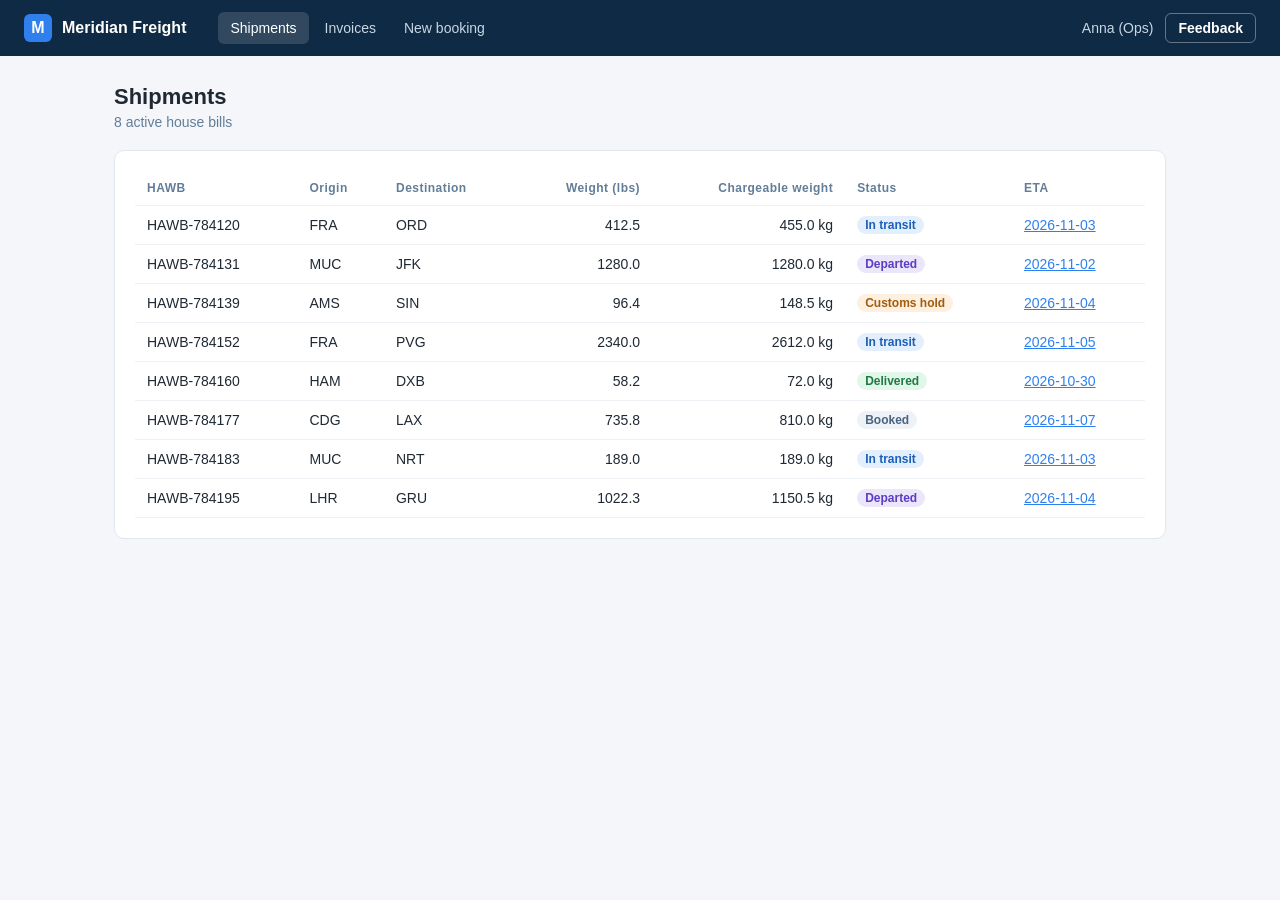
<file: target-app/index.html>
<!DOCTYPE html>
<html lang="en">
<head>
  <meta charset="utf-8">
  <meta name="viewport" content="width=device-width, initial-scale=1">
  <title>Meridian Freight Portal</title>
  <link rel="stylesheet" href="styles.css">
</head>
<body>
  <header class="topbar">
    <div class="brand"><span class="logo">M</span> Meridian Freight</div>
    <nav class="nav">
      <a href="#/shipments" data-route="shipments">Shipments</a>
      <a href="#/invoices/INV-2291" data-route="invoice">Invoices</a>
      <a href="#/booking" data-route="booking">New booking</a>
    </nav>
    <div class="user-area" id="user-area"></div>
  </header>
  <main>
    <div id="view"></div>
  </main>
  <script src="vendor/html2canvas.min.js"></script>
  <script src="app.js"></script>
  <script src="feedback.js"></script>
</body>
</html>
</file>
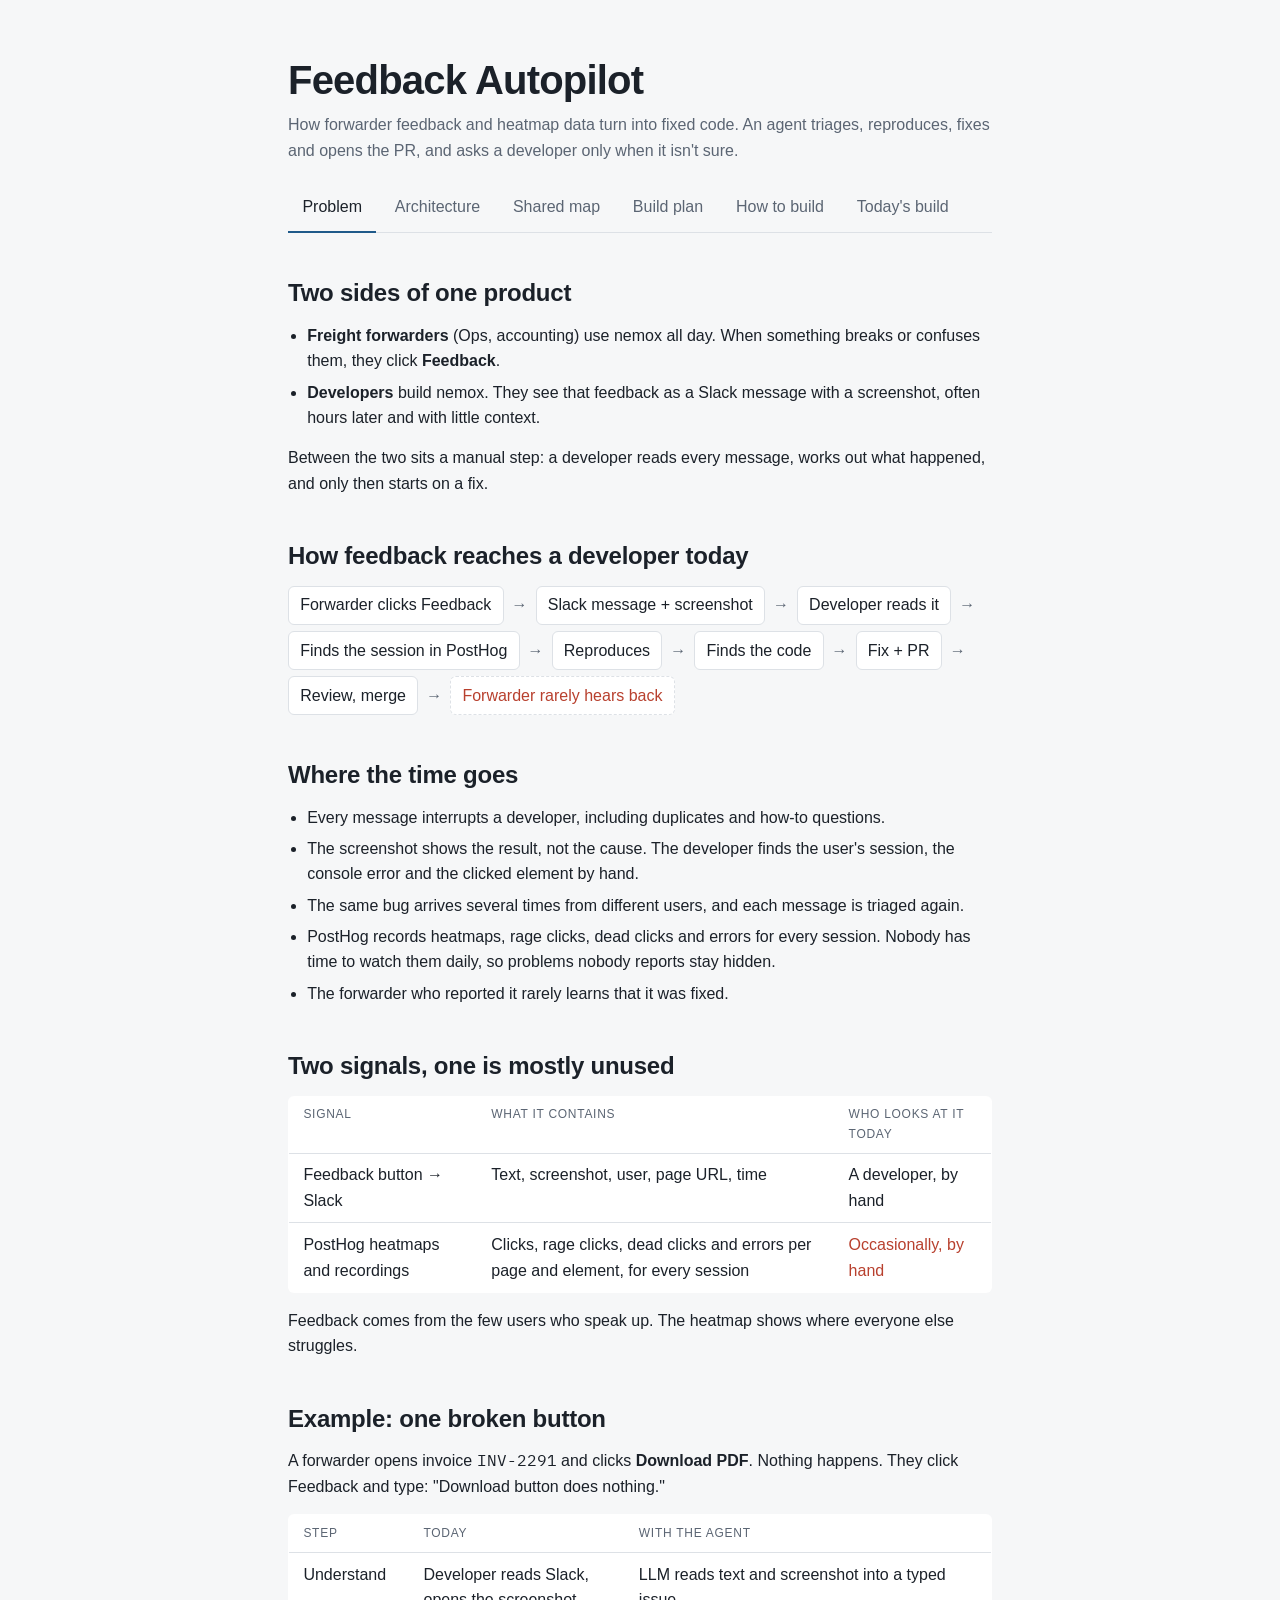
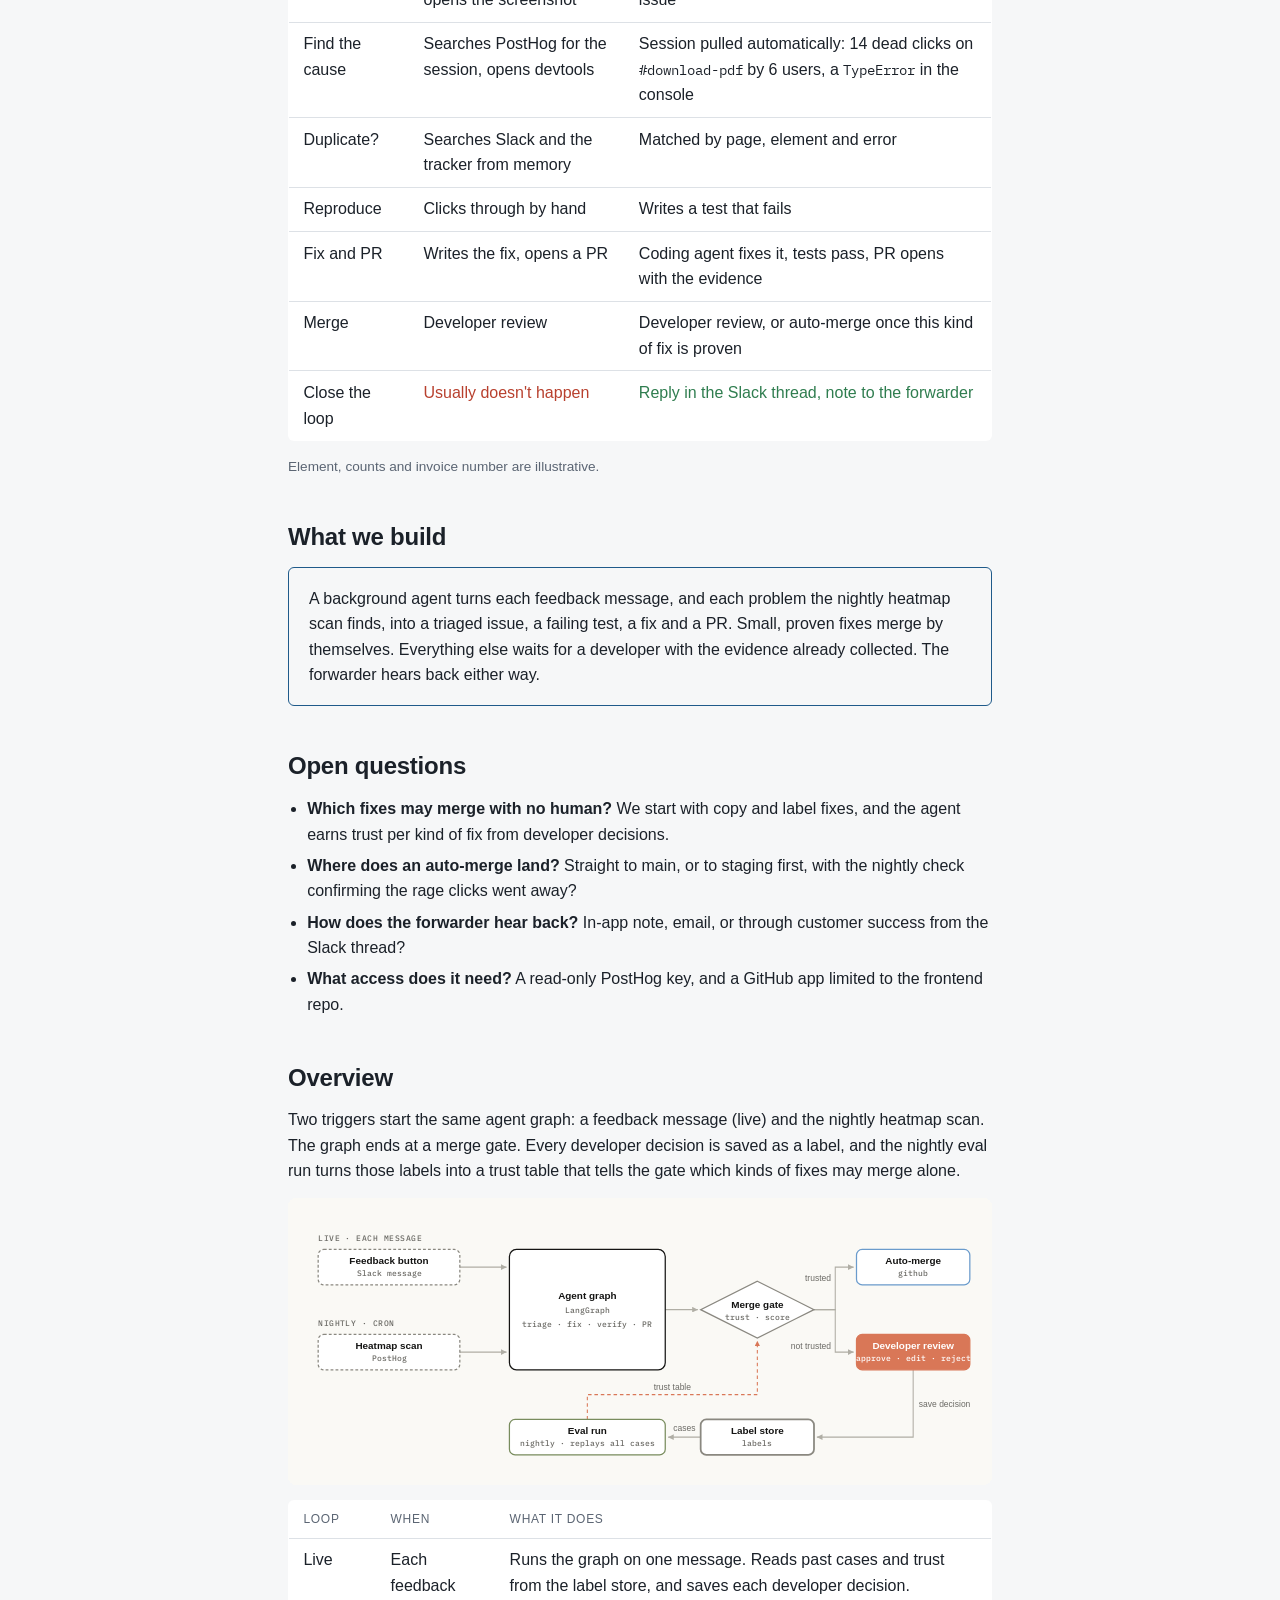
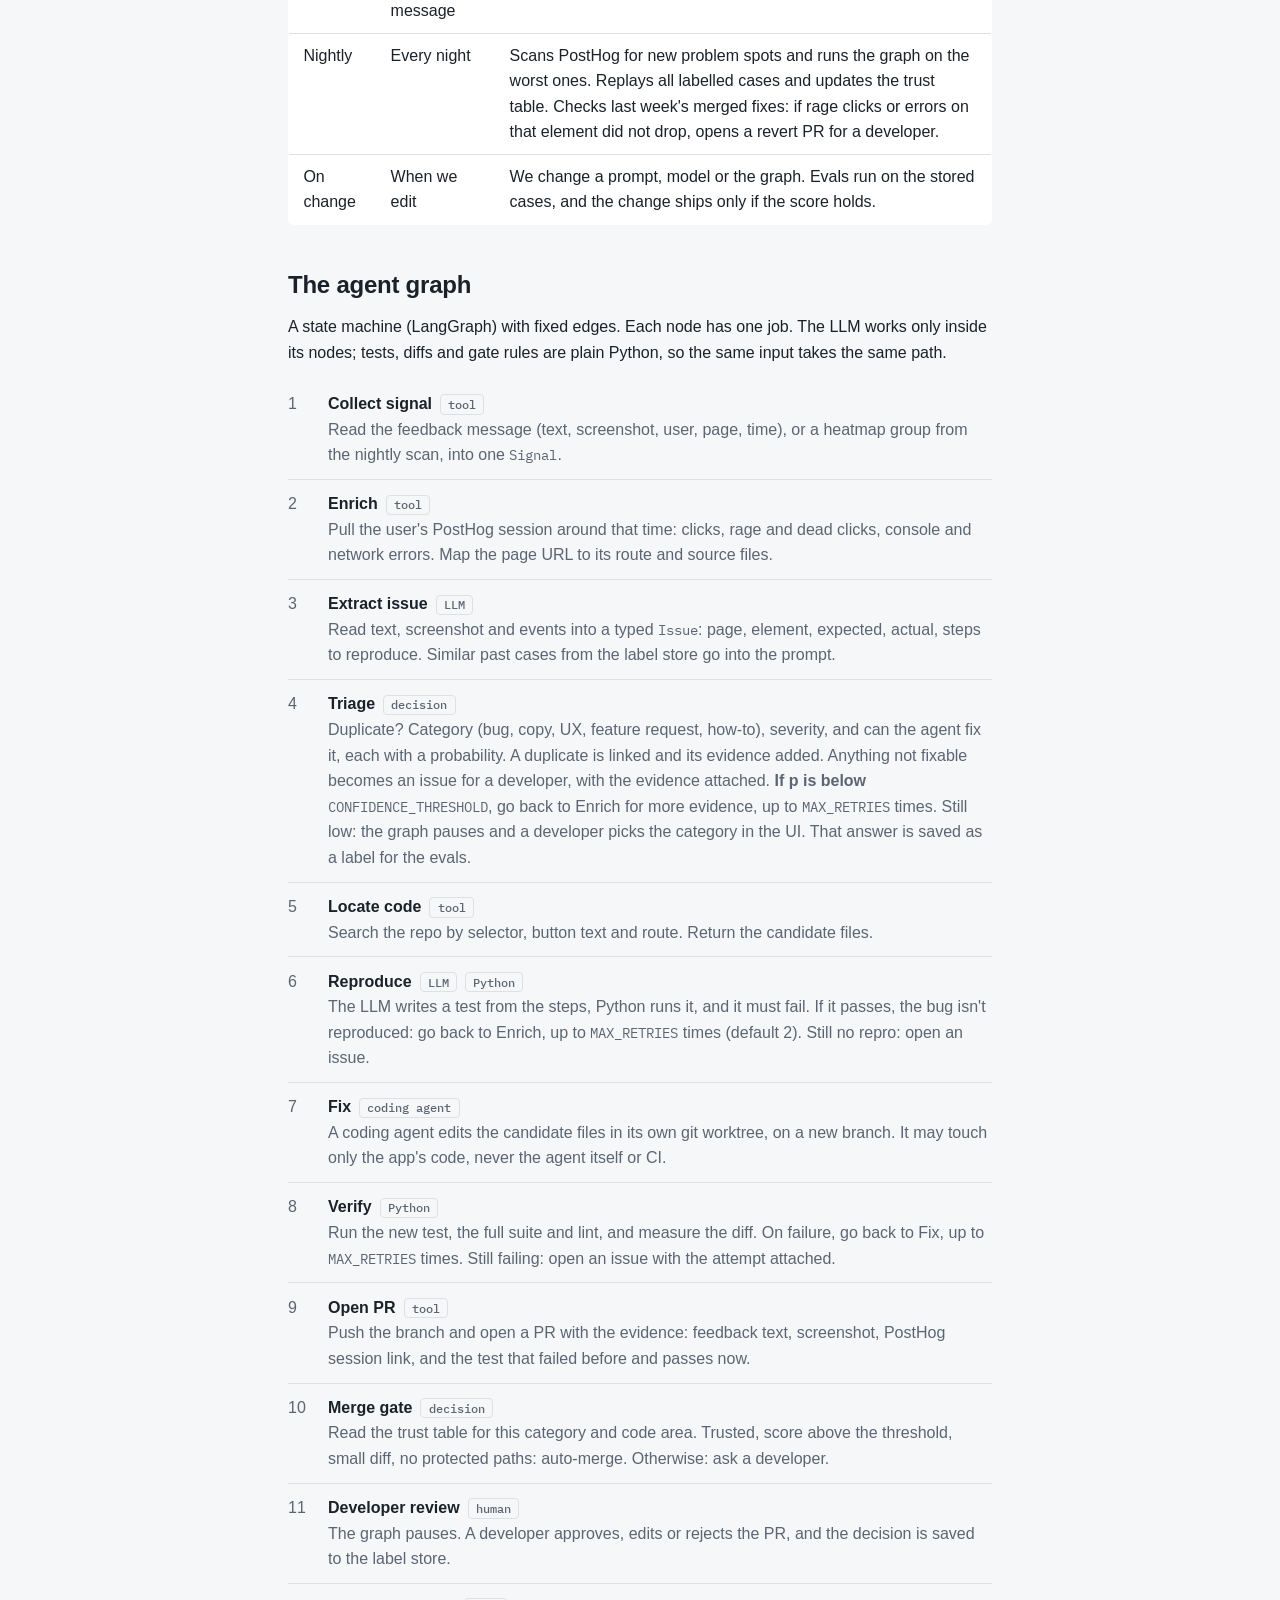
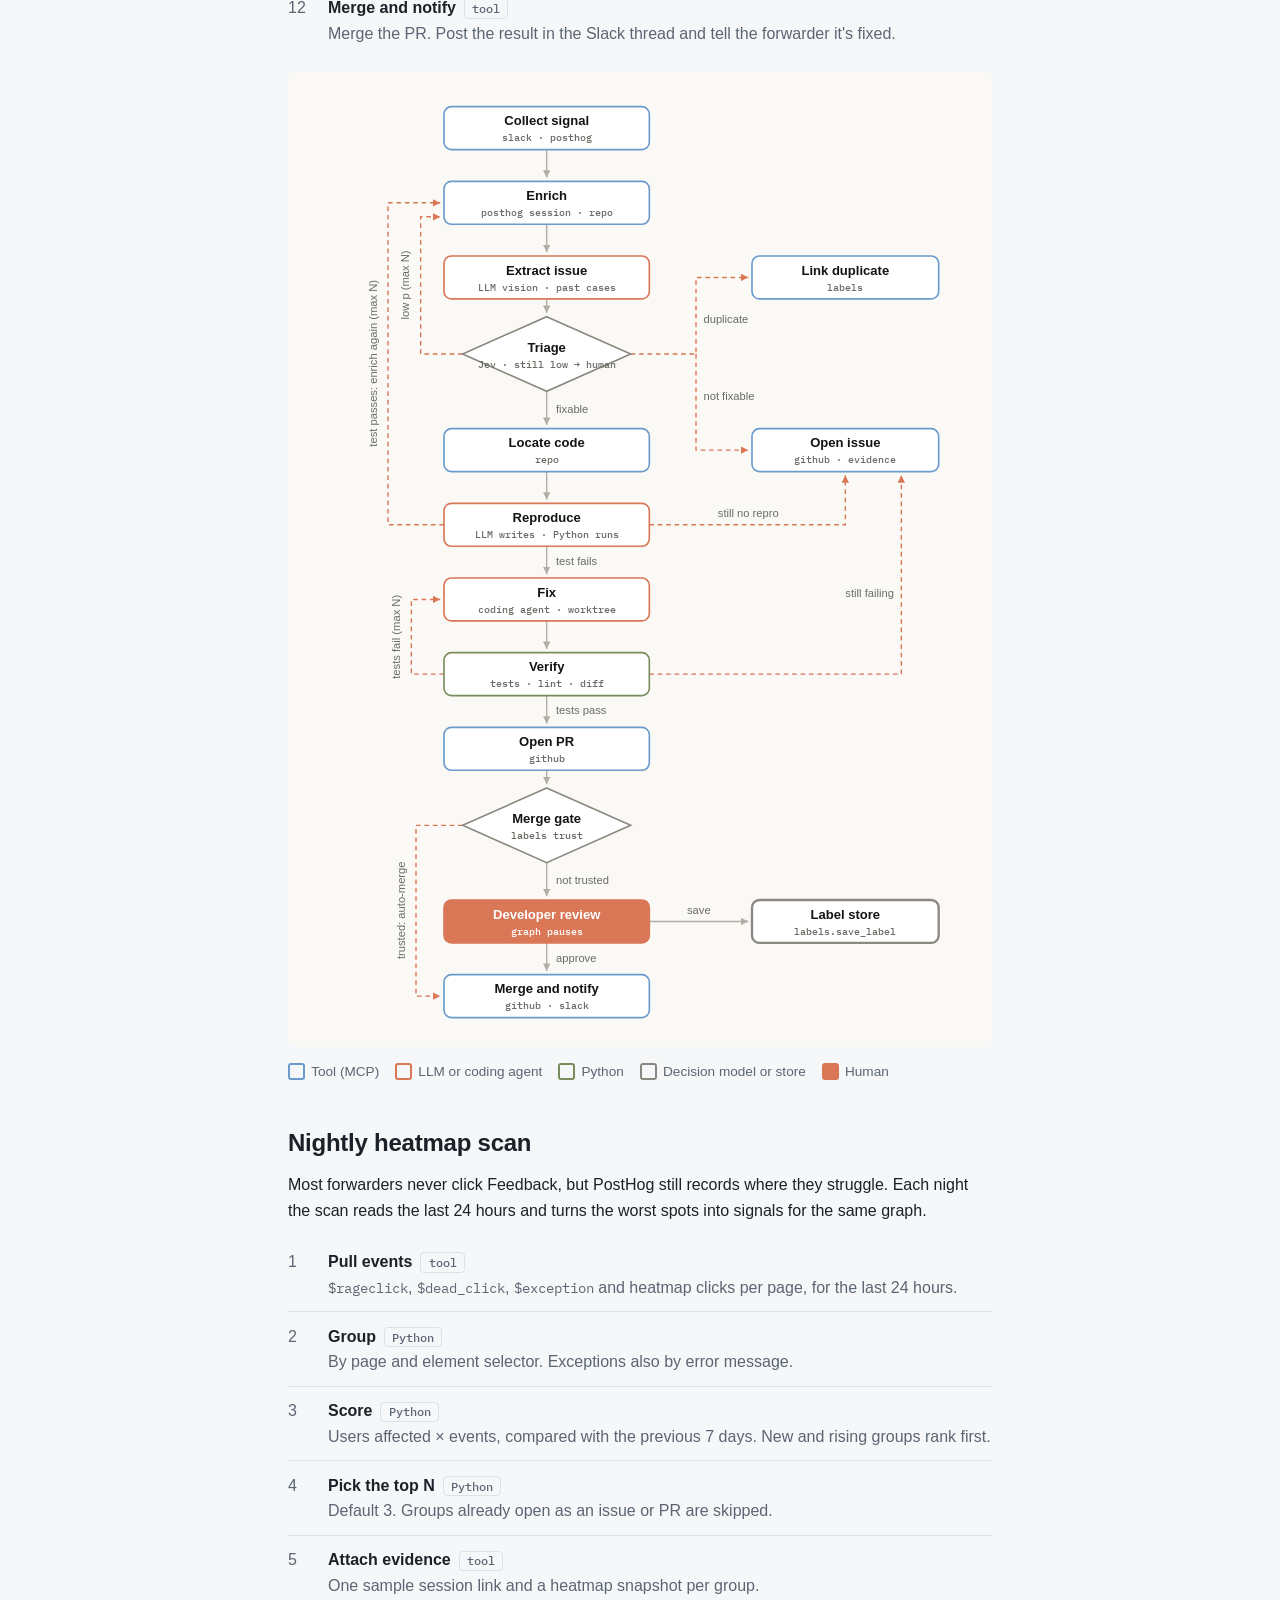
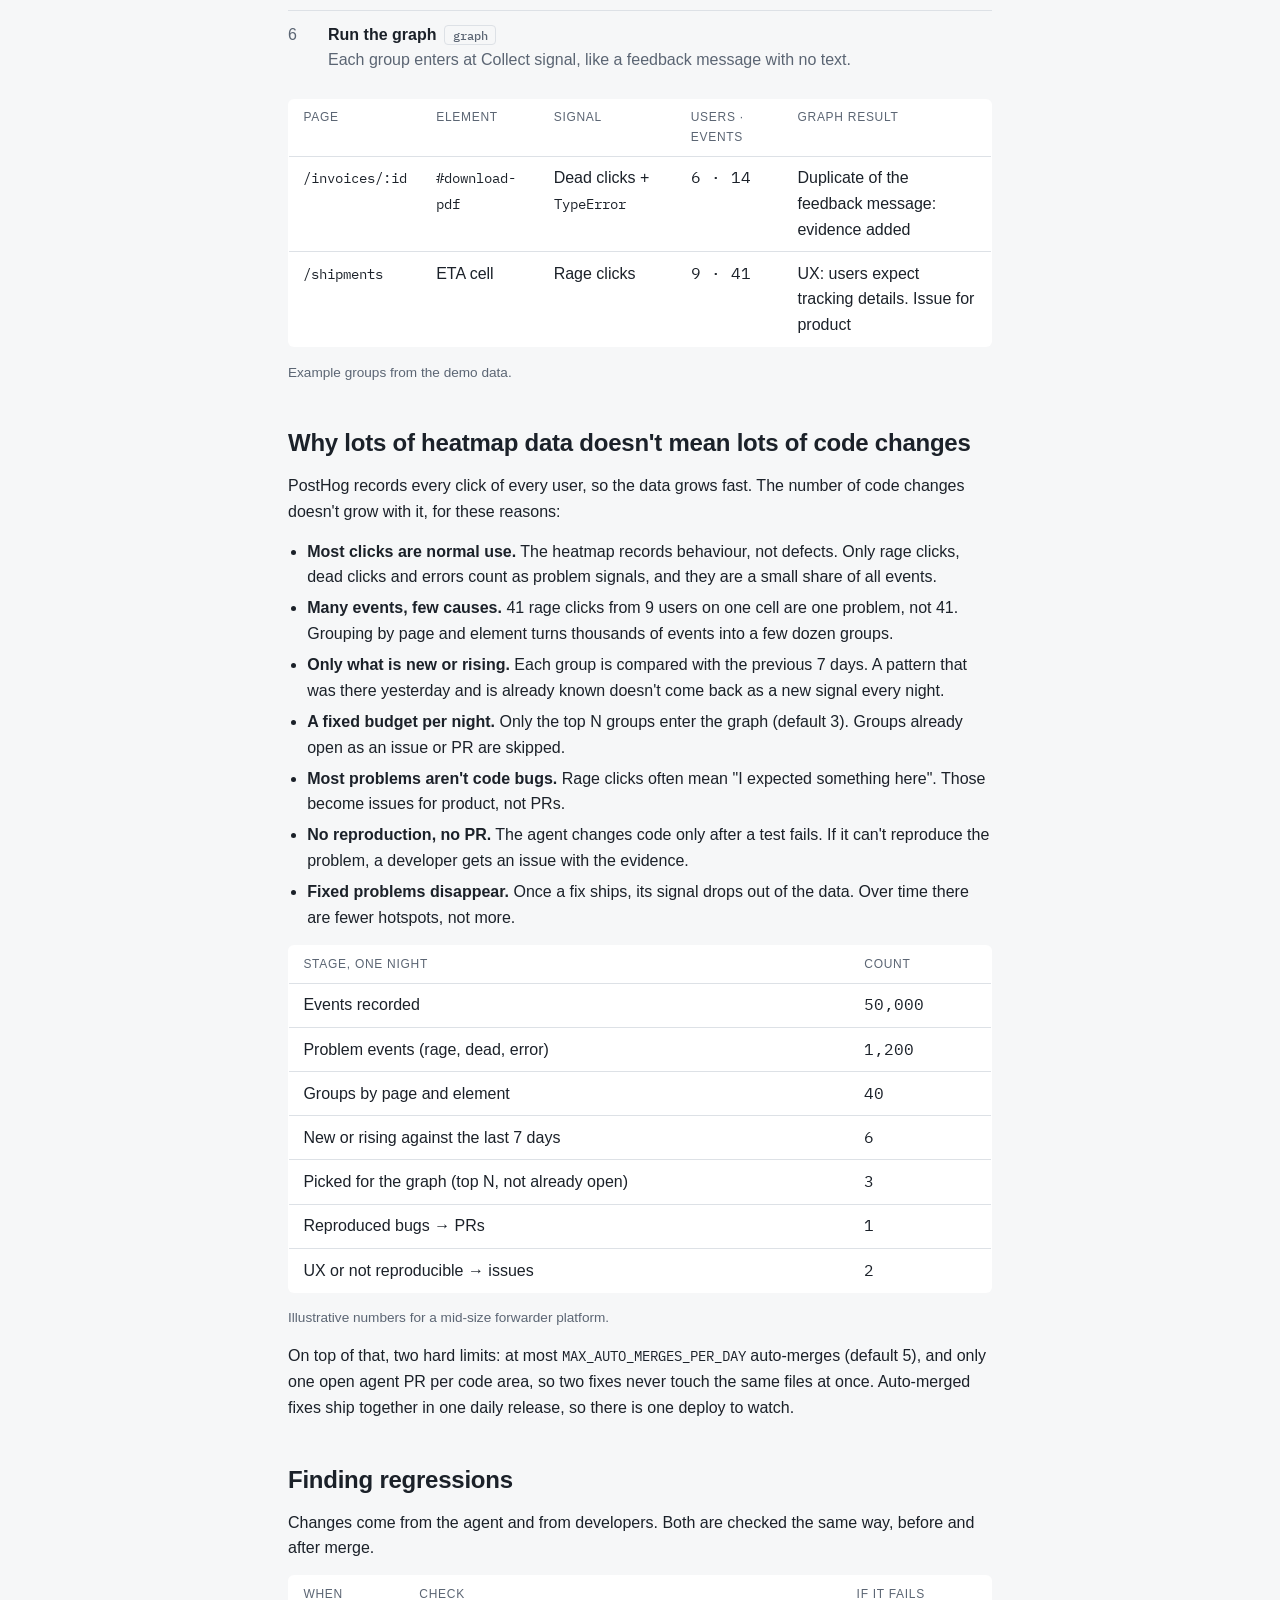
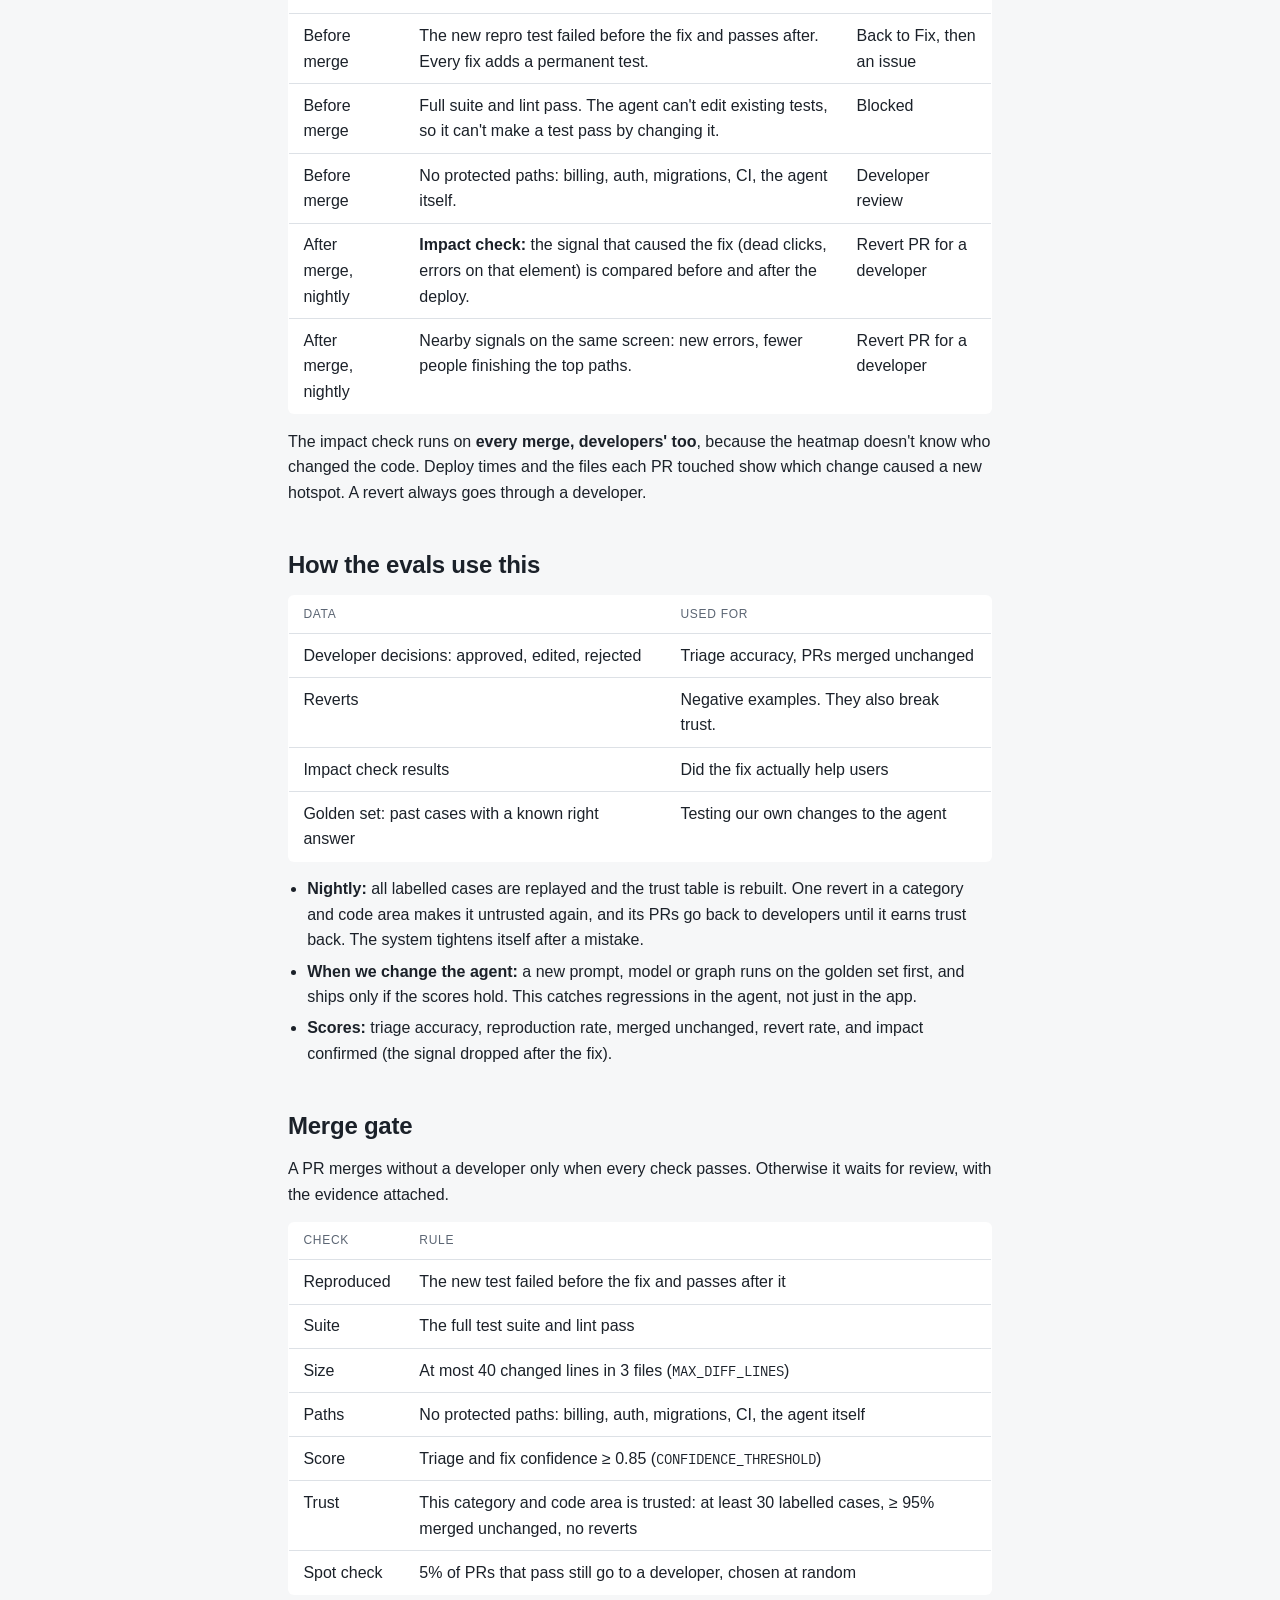
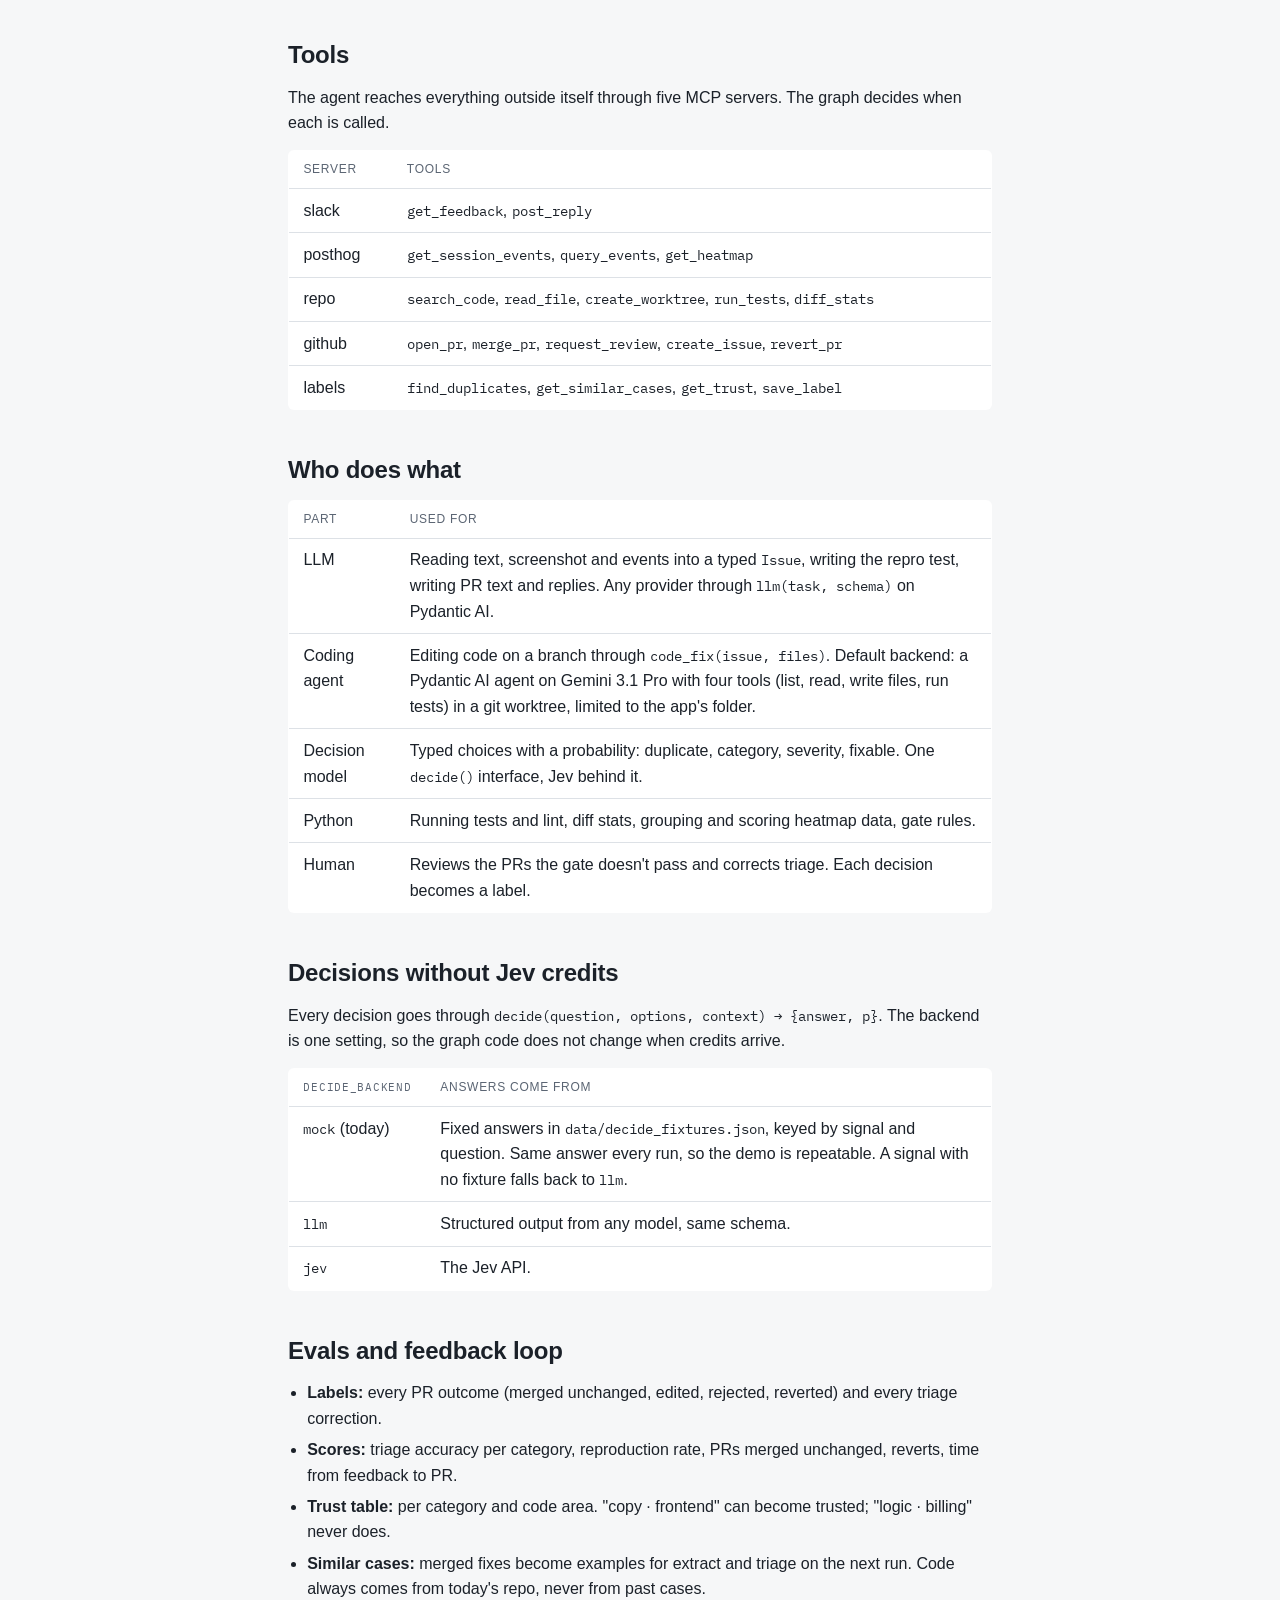
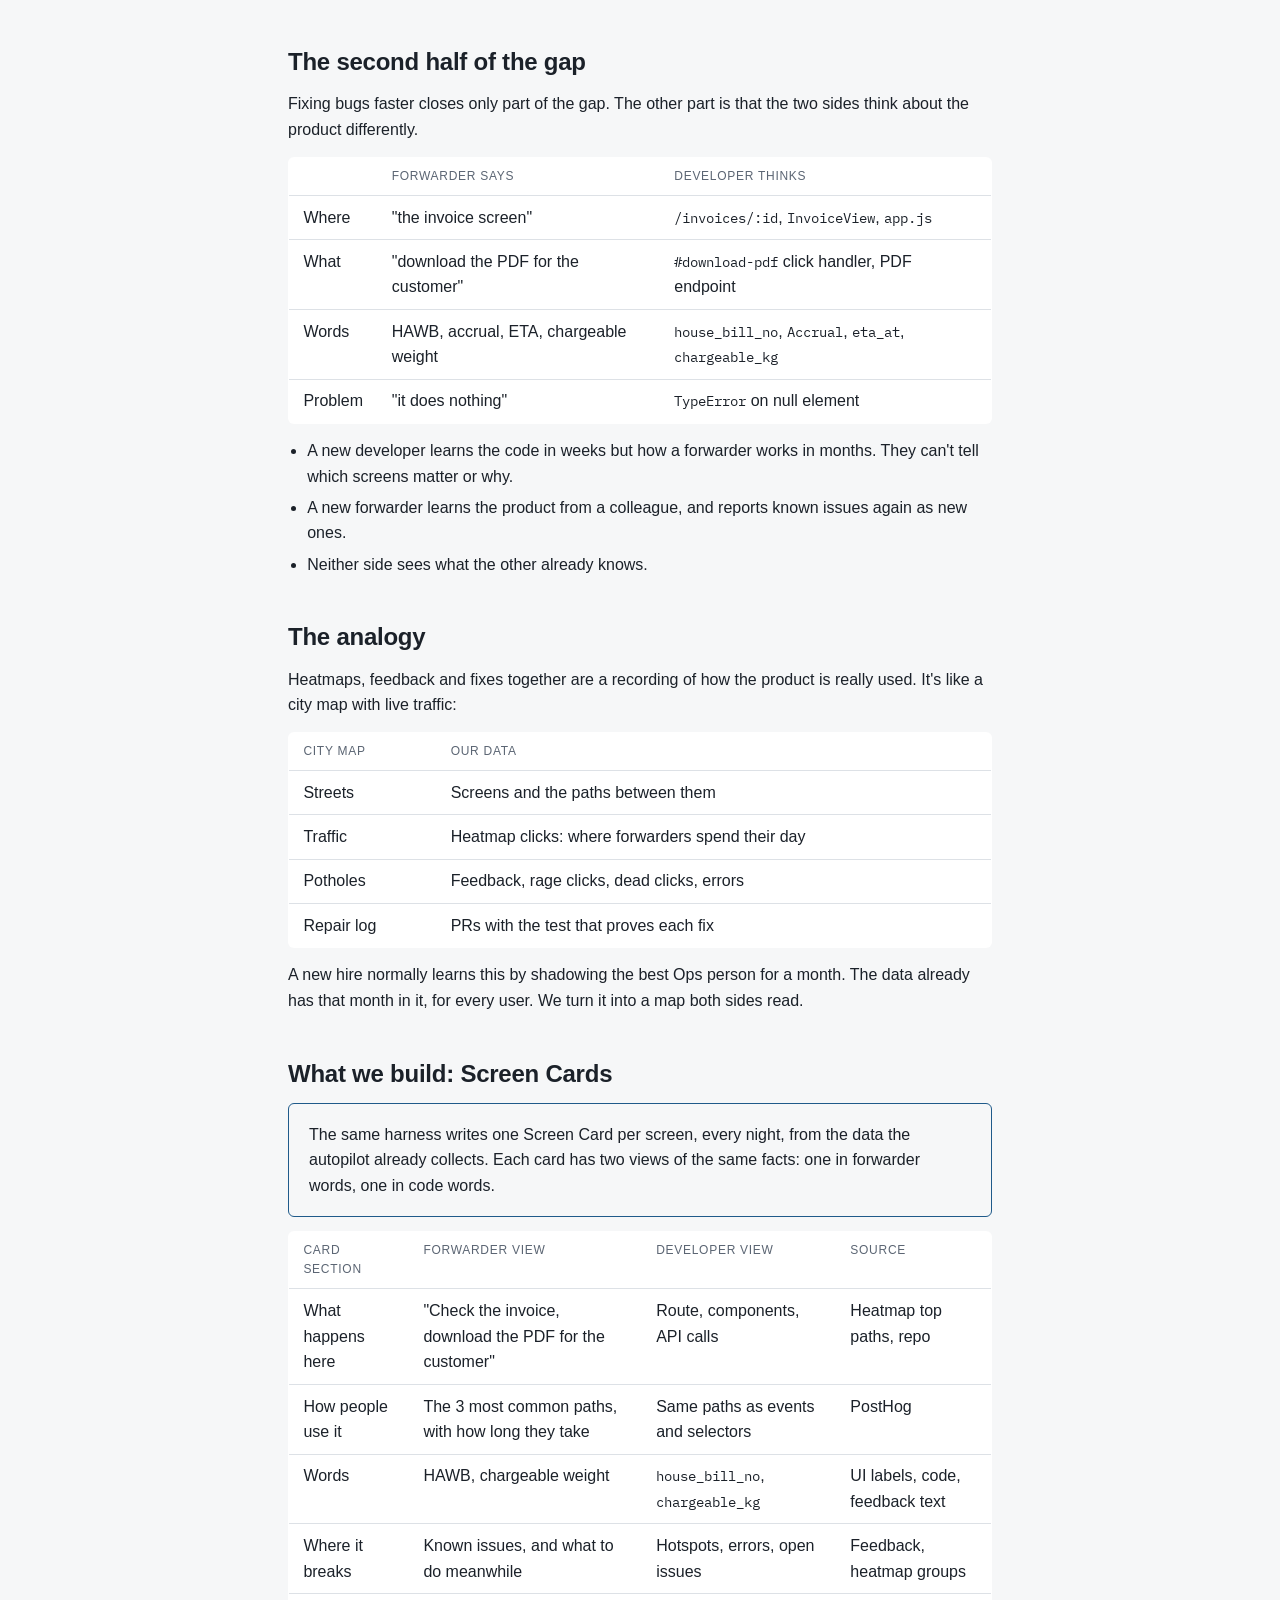
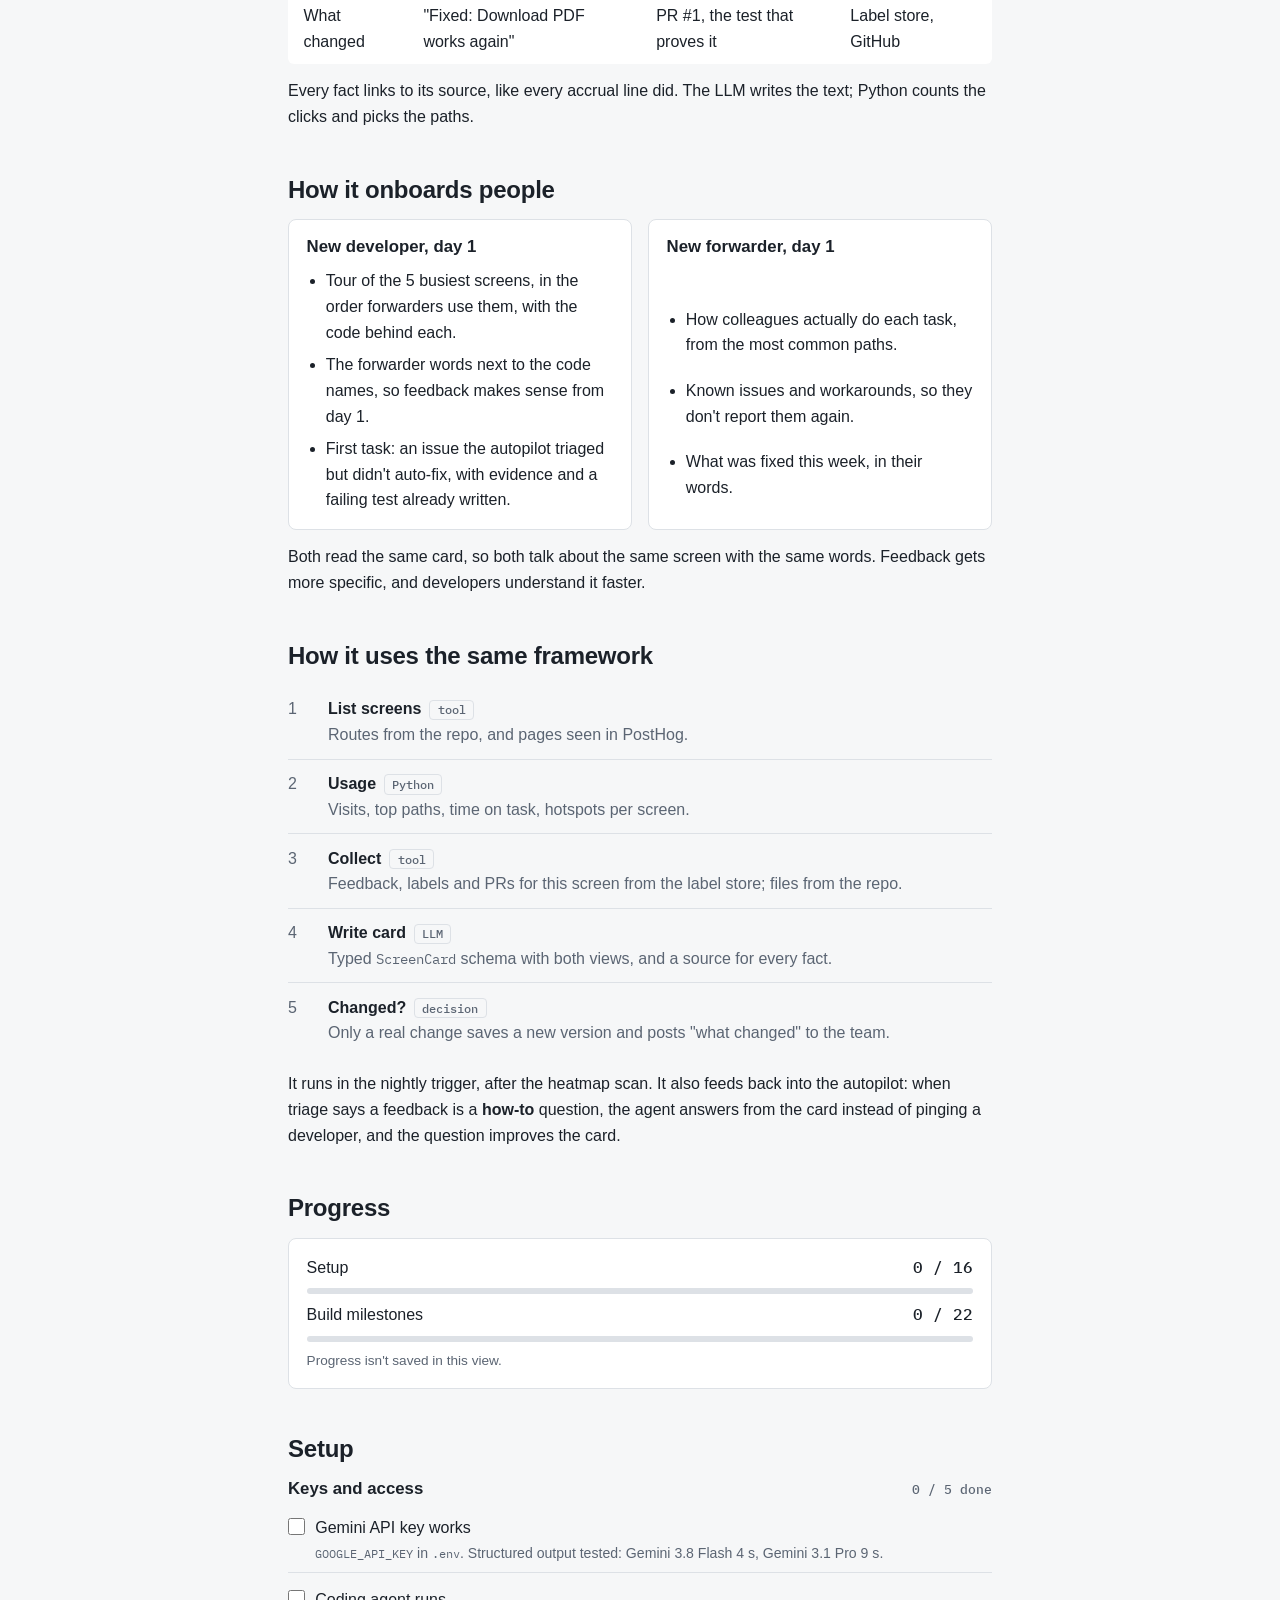
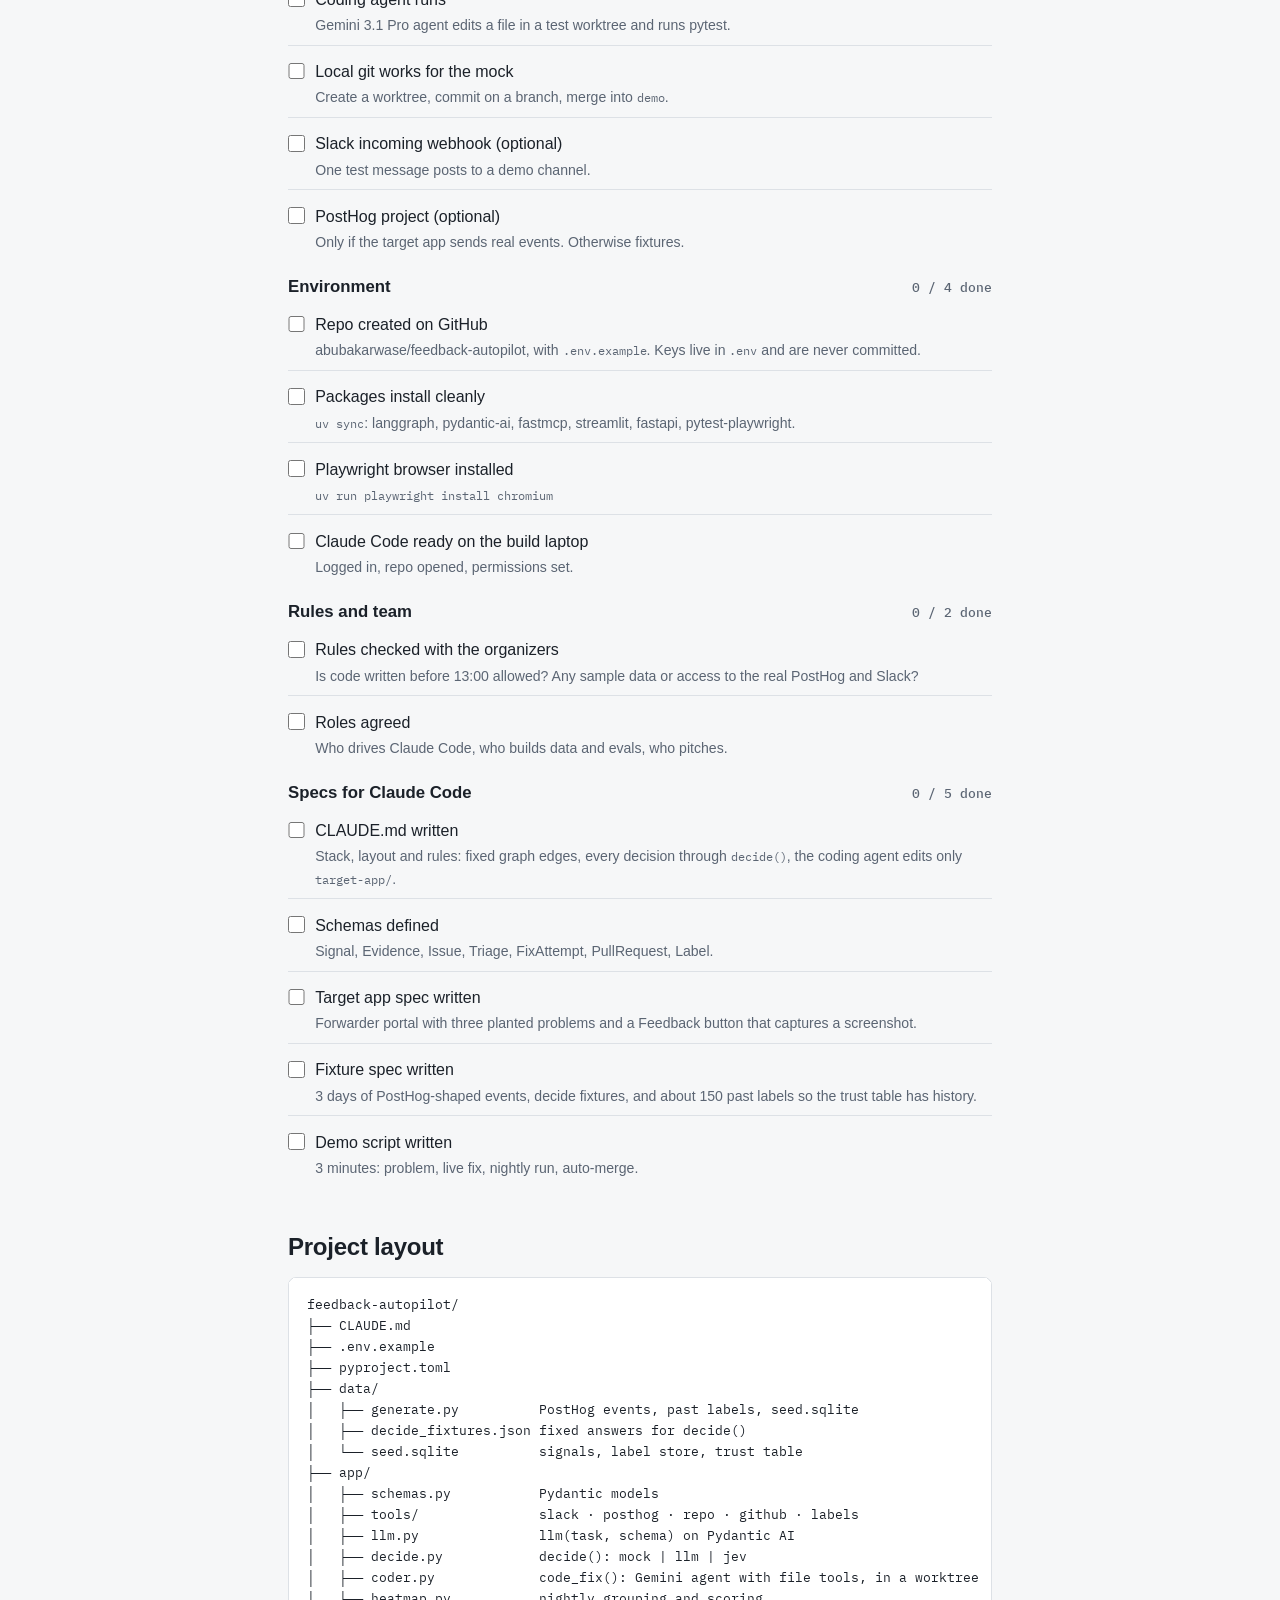
<file: docs/design.html>
<!doctype html>
<html lang="en">
<head>
<meta charset="utf-8">
<meta name="viewport" content="width=device-width,initial-scale=1,viewport-fit=cover">
</head>
<body>
<title>Feedback Autopilot</title>
<meta name="claude:viewport-fit-sides" content="cover">
<link rel="stylesheet" href="https://fonts.googleapis.com/css2?family=IBM+Plex+Mono:wght@500&display=swap">
<style>
/* Layout: single reading column with tabs, same visual system as the accrual page. Diagrams on a warm ground, colour = node kind. */
:root {
  --bg: #F6F7F8;
  --surface: #FFFFFF;
  --fg: #1B2129;
  --muted: #5B6573;
  --line: #DDE1E6;
  --accent: #1F5A8A;
  --good: #2F7D4F;
  --bad: #B8402E;
  --quote-bg: #EAF1F7;
  --sans: ui-sans-serif, -apple-system, BlinkMacSystemFont, "Segoe UI", Helvetica, Arial, sans-serif;
  --mono: "IBM Plex Mono", ui-monospace, "SF Mono", Menlo, monospace;
  --g-bg: #FAF9F5; --g-surface: #FFFFFF; --g-ink: #141413; --g-muted: #6B6A65; --g-line: #B0AEA5;
  --g-orange: #D97757; --g-blue: #6A9BCC; --g-green: #788C5D; --g-grey: #8A8880; --g-on-orange: #FFFFFF;
}
@media (prefers-color-scheme: dark) {
  :root:not([data-theme="light"]) {
    --bg: #12161B; --surface: #1A2027; --fg: #E4E8ED; --muted: #98A2AF; --line: #2C343E;
    --accent: #7FB2DE; --good: #6CC48F; --bad: #EE8A78; --quote-bg: #1C2A37; color-scheme: dark;
    --g-bg: #1F1E1D; --g-surface: #2B2A27; --g-ink: #FAF9F5; --g-muted: #B0AEA5; --g-line: #6B6A65;
    --g-blue: #8AB4DE; --g-green: #9AAE7E; --g-grey: #A3A198;
  }
}
:root[data-theme="dark"] {
  --bg: #12161B; --surface: #1A2027; --fg: #E4E8ED; --muted: #98A2AF; --line: #2C343E;
  --accent: #7FB2DE; --good: #6CC48F; --bad: #EE8A78; --quote-bg: #1C2A37; color-scheme: dark;
  --g-bg: #1F1E1D; --g-surface: #2B2A27; --g-ink: #FAF9F5; --g-muted: #B0AEA5; --g-line: #6B6A65;
  --g-blue: #8AB4DE; --g-green: #9AAE7E; --g-grey: #A3A198;
}
body {
  background: var(--bg); color: var(--fg);
  font: 16px/1.6 var(--sans);
  padding-left: max(16px, env(safe-area-inset-left, 0px));
  padding-right: max(16px, env(safe-area-inset-right, 0px));
}
main { max-width: 44rem; margin: 0 auto; padding-block: 3rem 4rem; display: grid; gap: 2.75rem; }
header h1 { font-size: 2.5rem; line-height: 1.2; font-weight: 700; margin: 0 0 .5rem; letter-spacing: -.02em; text-wrap: balance; }
header p { margin: 0; color: var(--muted); }
section { display: grid; gap: .9rem; min-width: 0; }
h2 { font-size: 1.5rem; line-height: 1.3; font-weight: 600; margin: 0; letter-spacing: -.01em; text-wrap: balance; }
h3 { font-size: 1.05rem; line-height: 1.35; font-weight: 600; margin: 0; }
p, ul { margin: 0; }
ul { padding-left: 1.2rem; display: grid; gap: .35rem; }
strong { font-weight: 600; }
code { font: .88em var(--mono); }
.num { font-family: var(--mono); font-variant-numeric: tabular-nums; white-space: nowrap; }
.note { font-size: .85rem; color: var(--muted); }
.table-wrap { overflow-x: auto; }
table { border-collapse: collapse; width: 100%; background: var(--surface); border: 1px solid var(--line); border-radius: 6px; overflow: hidden; }
th, td { text-align: left; padding: .55rem .9rem; border-bottom: 1px solid var(--line); vertical-align: top; }
th { font-size: .75rem; text-transform: uppercase; letter-spacing: .06em; color: var(--muted); font-weight: 500; }
tr:last-child td { border-bottom: 0; }
td.bad { color: var(--bad); }
td.good { color: var(--good); }
.oneline { padding: 1.1rem 1.25rem; border: 1.5px solid var(--accent); border-radius: 6px; font-weight: 500; }
.view { display: grid; gap: 2.75rem; min-width: 0; }
nav.tabs {
  position: sticky; top: env(safe-area-inset-top, 0px); z-index: 10;
  background: var(--bg); display: flex; flex-wrap: wrap; gap: .25rem; border-bottom: 1px solid var(--line);
  margin-top: -1.5rem;
}
nav.tabs a {
  padding: .7rem .9rem; color: var(--muted); text-decoration: none; font-weight: 500;
  border-bottom: 2px solid transparent; margin-bottom: -1px;
}
nav.tabs a:hover { color: var(--fg); }
nav.tabs a[aria-current="page"] { color: var(--fg); border-bottom-color: var(--accent); }
nav.tabs a:focus-visible { outline: 2px solid var(--accent); outline-offset: 2px; }
.flow { display: flex; flex-wrap: wrap; align-items: center; gap: .4rem .5rem; }
.flow span.box { padding: .35rem .7rem; background: var(--surface); border: 1px solid var(--line); border-radius: 6px; font-weight: 500; }
.flow span.box.gap { border-style: dashed; color: var(--bad); }
.flow span.arrow { color: var(--muted); }
ol.steps { list-style: none; margin: 0; padding: 0; counter-reset: s; display: grid; }
ol.steps li { counter-increment: s; display: grid; grid-template-columns: 2rem 1fr; gap: 0 .5rem; padding-block: .7rem; border-bottom: 1px solid var(--line); }
ol.steps li:last-child { border-bottom: 0; }
ol.steps li::before { content: counter(s); color: var(--muted); font-variant-numeric: tabular-nums; font-weight: 500; }
ol.steps .t { display: flex; flex-wrap: wrap; align-items: baseline; gap: .5rem; font-weight: 600; }
ol.steps p { grid-column: 2; color: var(--muted); }
.tag { font: 500 .72rem var(--mono); padding: .1rem .45rem; border: 1px solid var(--line); border-radius: 4px; color: var(--muted); }
.graph { margin: 0; background: var(--g-bg); border-radius: 8px; padding: 1rem; overflow-x: auto; }
.graph svg { display: block; width: 100%; min-width: 560px; height: auto; }
.graph.wide svg { min-width: 680px; }
.graph .node { fill: var(--g-surface); stroke-width: 1.75; }
.graph .k-tool { stroke: var(--g-blue); }
.graph .k-llm { stroke: var(--g-orange); }
.graph .k-py { stroke: var(--g-green); }
.graph .k-dec { stroke: var(--g-grey); }
.graph .k-store { stroke: var(--g-grey); stroke-width: 2.5; }
.graph .k-trig { stroke: var(--g-grey); stroke-dasharray: 4 3; }
.graph .k-graph { stroke: var(--g-ink); }
.graph .k-human { fill: var(--g-orange); stroke: var(--g-orange); }
.graph .name { fill: var(--g-ink); font: 600 14px var(--sans); text-anchor: middle; }
.graph .kind { fill: var(--g-muted); font: 500 11px var(--mono); text-anchor: middle; }
.graph .on-orange { fill: var(--g-on-orange); }
.graph .lane { fill: var(--g-muted); font: 500 11px var(--mono); letter-spacing: .06em; }
.graph .edge { stroke: var(--g-line); stroke-width: 1.5; fill: none; }
.graph .loop { stroke: var(--g-orange); stroke-dasharray: 5 4; }
.graph .head { fill: var(--g-line); }
.graph .head-o { fill: var(--g-orange); }
.graph .lbl { fill: var(--g-muted); font: 12px var(--sans); }
.legend { display: flex; flex-wrap: wrap; gap: .4rem 1rem; font-size: .85rem; color: var(--muted); }
.legend span { display: inline-flex; align-items: center; gap: .4rem; }
.legend i { width: .8rem; height: .8rem; border-radius: 3px; border: 2px solid; display: inline-block; }
.ms { display: grid; gap: .6rem; padding: 1rem 1.1rem; background: var(--surface); border: 1px solid var(--line); border-radius: 8px; min-width: 0; }
.ms ul { gap: .45rem; }
.ms-list { display: grid; gap: 1rem; }
.ba { display: grid; grid-template-columns: repeat(auto-fit, minmax(16rem, 1fr)); gap: 1rem; }
.time { font: 500 .8rem var(--mono); color: var(--g-orange); }
.done-when, .say { font-size: .9rem; color: var(--muted); }
.ck-group { display: grid; gap: .35rem; min-width: 0; }
.ck-head { display: flex; flex-wrap: wrap; justify-content: space-between; align-items: baseline; gap: .25rem 1rem; }
.ck-count { font: 500 .8rem var(--mono); color: var(--muted); font-variant-numeric: tabular-nums; }
.check { display: flex; gap: .65rem; align-items: flex-start; padding-block: .5rem; border-bottom: 1px solid var(--line); }
.check:last-of-type { border-bottom: 0; }
.check input { flex: none; width: 1.05rem; height: 1.05rem; margin: .22rem 0 0; accent-color: var(--g-orange); cursor: pointer; }
.check input:disabled { cursor: default; }
.check label { cursor: pointer; display: grid; gap: .1rem; min-width: 0; }
.check label small { color: var(--muted); font-size: .88rem; }
.check input:checked + label > span { color: var(--muted); text-decoration: line-through; text-decoration-color: var(--line); }
.check input:focus-visible { outline: 2px solid var(--g-orange); outline-offset: 2px; }
.bar { height: 6px; background: var(--line); border-radius: 3px; overflow: hidden; }
.bar i { display: block; height: 100%; width: 0; background: var(--g-orange); transition: width .3s; }
.summary { display: grid; gap: .5rem; padding: 1rem 1.1rem; background: var(--surface); border: 1px solid var(--line); border-radius: 8px; }
.summary-row { display: flex; justify-content: space-between; gap: 1rem; font-weight: 500; }
#ck-status { font-size: .85rem; color: var(--muted); }
pre.tree { margin: 0; padding: 1rem 1.1rem; background: var(--surface); border: 1px solid var(--line); border-radius: 8px; font: .82rem/1.6 var(--mono); overflow-x: auto; }
@media (prefers-reduced-motion: reduce) { .bar i { transition: none; } }
</style>

<main>
  <header>
    <h1>Feedback Autopilot</h1>
    <p>How forwarder feedback and heatmap data turn into fixed code. An agent triages, reproduces, fixes and opens the PR, and asks a developer only when it isn't sure.</p>
  </header>

  <nav class="tabs" aria-label="Sections">
    <a href="#problem" data-view="problem">Problem</a>
    <a href="#architecture" data-view="architecture">Architecture</a>
    <a href="#map" data-view="map">Shared map</a>
    <a href="#build" data-view="build">Build plan</a>
    <a href="#howto" data-view="howto">How to build</a>
    <a href="#today" data-view="today">Today's build</a>
  </nav>

  <!-- ============ PROBLEM ============ -->
  <div class="view" id="view-problem">

    <section>
      <h2>Two sides of one product</h2>
      <ul>
        <li><strong>Freight forwarders</strong> (Ops, accounting) use nemox all day. When something breaks or confuses them, they click <strong>Feedback</strong>.</li>
        <li><strong>Developers</strong> build nemox. They see that feedback as a Slack message with a screenshot, often hours later and with little context.</li>
      </ul>
      <p>Between the two sits a manual step: a developer reads every message, works out what happened, and only then starts on a fix.</p>
    </section>

    <section>
      <h2>How feedback reaches a developer today</h2>
      <div class="flow" aria-label="Forwarder clicks Feedback, Slack message, developer reads, finds the session, reproduces, finds the code, fixes, review and merge, forwarder rarely hears back">
        <span class="box">Forwarder clicks Feedback</span><span class="arrow">→</span>
        <span class="box">Slack message + screenshot</span><span class="arrow">→</span>
        <span class="box">Developer reads it</span><span class="arrow">→</span>
        <span class="box">Finds the session in PostHog</span><span class="arrow">→</span>
        <span class="box">Reproduces</span><span class="arrow">→</span>
        <span class="box">Finds the code</span><span class="arrow">→</span>
        <span class="box">Fix + PR</span><span class="arrow">→</span>
        <span class="box">Review, merge</span><span class="arrow">→</span>
        <span class="box gap">Forwarder rarely hears back</span>
      </div>
    </section>

    <section>
      <h2>Where the time goes</h2>
      <ul>
        <li>Every message interrupts a developer, including duplicates and how-to questions.</li>
        <li>The screenshot shows the result, not the cause. The developer finds the user's session, the console error and the clicked element by hand.</li>
        <li>The same bug arrives several times from different users, and each message is triaged again.</li>
        <li>PostHog records heatmaps, rage clicks, dead clicks and errors for every session. Nobody has time to watch them daily, so problems nobody reports stay hidden.</li>
        <li>The forwarder who reported it rarely learns that it was fixed.</li>
      </ul>
    </section>

    <section>
      <h2>Two signals, one is mostly unused</h2>
      <div class="table-wrap">
        <table>
          <thead><tr><th>Signal</th><th>What it contains</th><th>Who looks at it today</th></tr></thead>
          <tbody>
            <tr><td>Feedback button → Slack</td><td>Text, screenshot, user, page URL, time</td><td>A developer, by hand</td></tr>
            <tr><td>PostHog heatmaps and recordings</td><td>Clicks, rage clicks, dead clicks and errors per page and element, for every session</td><td class="bad">Occasionally, by hand</td></tr>
          </tbody>
        </table>
      </div>
      <p>Feedback comes from the few users who speak up. The heatmap shows where everyone else struggles.</p>
    </section>

    <section>
      <h2>Example: one broken button</h2>
      <p>A forwarder opens invoice <span class="num">INV-2291</span> and clicks <strong>Download PDF</strong>. Nothing happens. They click Feedback and type: "Download button does nothing."</p>
      <div class="table-wrap">
        <table>
          <thead><tr><th>Step</th><th>Today</th><th>With the agent</th></tr></thead>
          <tbody>
            <tr><td>Understand</td><td>Developer reads Slack, opens the screenshot</td><td>LLM reads text and screenshot into a typed issue</td></tr>
            <tr><td>Find the cause</td><td>Searches PostHog for the session, opens devtools</td><td>Session pulled automatically: 14 dead clicks on <code>#download-pdf</code> by 6 users, a <code>TypeError</code> in the console</td></tr>
            <tr><td>Duplicate?</td><td>Searches Slack and the tracker from memory</td><td>Matched by page, element and error</td></tr>
            <tr><td>Reproduce</td><td>Clicks through by hand</td><td>Writes a test that fails</td></tr>
            <tr><td>Fix and PR</td><td>Writes the fix, opens a PR</td><td>Coding agent fixes it, tests pass, PR opens with the evidence</td></tr>
            <tr><td>Merge</td><td>Developer review</td><td>Developer review, or auto-merge once this kind of fix is proven</td></tr>
            <tr><td>Close the loop</td><td class="bad">Usually doesn't happen</td><td class="good">Reply in the Slack thread, note to the forwarder</td></tr>
          </tbody>
        </table>
      </div>
      <p class="note">Element, counts and invoice number are illustrative.</p>
    </section>

    <section>
      <h2>What we build</h2>
      <p class="oneline">A background agent turns each feedback message, and each problem the nightly heatmap scan finds, into a triaged issue, a failing test, a fix and a PR. Small, proven fixes merge by themselves. Everything else waits for a developer with the evidence already collected. The forwarder hears back either way.</p>
    </section>

    <section>
      <h2>Open questions</h2>
      <ul>
        <li><strong>Which fixes may merge with no human?</strong> We start with copy and label fixes, and the agent earns trust per kind of fix from developer decisions.</li>
        <li><strong>Where does an auto-merge land?</strong> Straight to main, or to staging first, with the nightly check confirming the rage clicks went away?</li>
        <li><strong>How does the forwarder hear back?</strong> In-app note, email, or through customer success from the Slack thread?</li>
        <li><strong>What access does it need?</strong> A read-only PostHog key, and a GitHub app limited to the frontend repo.</li>
      </ul>
    </section>
  </div>

  <!-- ============ ARCHITECTURE ============ -->
  <div class="view" id="view-architecture" hidden>

    <section>
      <h2>Overview</h2>
      <p>Two triggers start the same agent graph: a feedback message (live) and the nightly heatmap scan. The graph ends at a merge gate. Every developer decision is saved as a label, and the nightly eval run turns those labels into a trust table that tells the gate which kinds of fixes may merge alone.</p>
      <figure class="graph wide">
        <svg viewBox="0 0 960 360" role="img" aria-label="Feedback button and nightly heatmap scan both start the agent graph. The graph goes to the merge gate. Trusted: auto-merge. Not trusted: developer review, whose decision is saved to the label store. The nightly eval run reads the label store and updates the trust table the gate uses.">
          <defs>
            <marker id="ah1" viewBox="0 0 8 8" refX="8" refY="4" markerWidth="8" markerHeight="8" markerUnits="userSpaceOnUse" orient="auto"><path class="head" d="M0,0 L8,4 L0,8 z"/></marker>
            <marker id="ao1" viewBox="0 0 8 8" refX="8" refY="4" markerWidth="8" markerHeight="8" markerUnits="userSpaceOnUse" orient="auto"><path class="head-o" d="M0,0 L8,4 L0,8 z"/></marker>
          </defs>
          <text class="lane" x="20" y="38">LIVE · EACH MESSAGE</text>
          <text class="lane" x="20" y="158">NIGHTLY · CRON</text>

          <path class="edge" d="M220 75 H286" marker-end="url(#ah1)"/>
          <path class="edge" d="M220 195 H286" marker-end="url(#ah1)"/>
          <path class="edge" d="M510 135 H556" marker-end="url(#ah1)"/>
          <path class="edge" d="M720 135 H750 V75 H776" marker-end="url(#ah1)"/>
          <path class="edge" d="M720 135 H750 V195 H776" marker-end="url(#ah1)"/>
          <text class="lbl" x="744" y="94" text-anchor="end">trusted</text>
          <text class="lbl" x="744" y="190" text-anchor="end">not trusted</text>
          <path class="edge" d="M860 220 V315 H724" marker-end="url(#ah1)"/>
          <text class="lbl" x="868" y="272">save decision</text>
          <path class="edge" d="M560 315 H514" marker-end="url(#ah1)"/>
          <text class="lbl" x="537" y="307" text-anchor="middle">cases</text>
          <path class="edge loop" d="M400 290 V255 H640 V179" marker-end="url(#ao1)"/>
          <text class="lbl" x="520" y="248" text-anchor="middle">trust table</text>

          <rect class="node k-trig" x="20" y="50" width="200" height="50" rx="8"/>
          <text class="name" x="120" y="71">Feedback button</text><text class="kind" x="120" y="88">Slack message</text>
          <rect class="node k-trig" x="20" y="170" width="200" height="50" rx="8"/>
          <text class="name" x="120" y="191">Heatmap scan</text><text class="kind" x="120" y="208">PostHog</text>
          <rect class="node k-graph" x="290" y="50" width="220" height="170" rx="10"/>
          <text class="name" x="400" y="120">Agent graph</text><text class="kind" x="400" y="140">LangGraph</text>
          <text class="kind" x="400" y="160">triage · fix · verify · PR</text>
          <polygon class="node k-dec" points="640,95 720,135 640,175 560,135"/>
          <text class="name" x="640" y="133">Merge gate</text><text class="kind" x="640" y="150">trust · score</text>
          <rect class="node k-tool" x="780" y="50" width="160" height="50" rx="8"/>
          <text class="name" x="860" y="71">Auto-merge</text><text class="kind" x="860" y="88">github</text>
          <rect class="node k-human" x="780" y="170" width="160" height="50" rx="8"/>
          <text class="name on-orange" x="860" y="191">Developer review</text><text class="kind on-orange" x="860" y="208">approve · edit · reject</text>
          <rect class="node k-store" x="560" y="290" width="160" height="50" rx="8"/>
          <text class="name" x="640" y="311">Label store</text><text class="kind" x="640" y="328">labels</text>
          <rect class="node k-py" x="290" y="290" width="220" height="50" rx="8"/>
          <text class="name" x="400" y="311">Eval run</text><text class="kind" x="400" y="328">nightly · replays all cases</text>
        </svg>
      </figure>
      <div class="table-wrap">
        <table>
          <thead><tr><th>Loop</th><th>When</th><th>What it does</th></tr></thead>
          <tbody>
            <tr><td>Live</td><td>Each feedback message</td><td>Runs the graph on one message. Reads past cases and trust from the label store, and saves each developer decision.</td></tr>
            <tr><td>Nightly</td><td>Every night</td><td>Scans PostHog for new problem spots and runs the graph on the worst ones. Replays all labelled cases and updates the trust table. Checks last week's merged fixes: if rage clicks or errors on that element did not drop, opens a revert PR for a developer.</td></tr>
            <tr><td>On change</td><td>When we edit</td><td>We change a prompt, model or the graph. Evals run on the stored cases, and the change ships only if the score holds.</td></tr>
          </tbody>
        </table>
      </div>
    </section>

    <section>
      <h2>The agent graph</h2>
      <p>A state machine (LangGraph) with fixed edges. Each node has one job. The LLM works only inside its nodes; tests, diffs and gate rules are plain Python, so the same input takes the same path.</p>
      <ol class="steps">
        <li><div class="t">Collect signal <span class="tag">tool</span></div><p>Read the feedback message (text, screenshot, user, page, time), or a heatmap group from the nightly scan, into one <code>Signal</code>.</p></li>
        <li><div class="t">Enrich <span class="tag">tool</span></div><p>Pull the user's PostHog session around that time: clicks, rage and dead clicks, console and network errors. Map the page URL to its route and source files.</p></li>
        <li><div class="t">Extract issue <span class="tag">LLM</span></div><p>Read text, screenshot and events into a typed <code>Issue</code>: page, element, expected, actual, steps to reproduce. Similar past cases from the label store go into the prompt.</p></li>
        <li><div class="t">Triage <span class="tag">decision</span></div><p>Duplicate? Category (bug, copy, UX, feature request, how-to), severity, and can the agent fix it, each with a probability. A duplicate is linked and its evidence added. Anything not fixable becomes an issue for a developer, with the evidence attached. <strong>If p is below <code>CONFIDENCE_THRESHOLD</code></strong>, go back to Enrich for more evidence, up to <code>MAX_RETRIES</code> times. Still low: the graph pauses and a developer picks the category in the UI. That answer is saved as a label for the evals.</p></li>
        <li><div class="t">Locate code <span class="tag">tool</span></div><p>Search the repo by selector, button text and route. Return the candidate files.</p></li>
        <li><div class="t">Reproduce <span class="tag">LLM</span> <span class="tag">Python</span></div><p>The LLM writes a test from the steps, Python runs it, and it must fail. If it passes, the bug isn't reproduced: go back to Enrich, up to <code>MAX_RETRIES</code> times (default 2). Still no repro: open an issue.</p></li>
        <li><div class="t">Fix <span class="tag">coding agent</span></div><p>A coding agent edits the candidate files in its own git worktree, on a new branch. It may touch only the app's code, never the agent itself or CI.</p></li>
        <li><div class="t">Verify <span class="tag">Python</span></div><p>Run the new test, the full suite and lint, and measure the diff. On failure, go back to Fix, up to <code>MAX_RETRIES</code> times. Still failing: open an issue with the attempt attached.</p></li>
        <li><div class="t">Open PR <span class="tag">tool</span></div><p>Push the branch and open a PR with the evidence: feedback text, screenshot, PostHog session link, and the test that failed before and passes now.</p></li>
        <li><div class="t">Merge gate <span class="tag">decision</span></div><p>Read the trust table for this category and code area. Trusted, score above the threshold, small diff, no protected paths: auto-merge. Otherwise: ask a developer.</p></li>
        <li><div class="t">Developer review <span class="tag">human</span></div><p>The graph pauses. A developer approves, edits or rejects the PR, and the decision is saved to the label store.</p></li>
        <li><div class="t">Merge and notify <span class="tag">tool</span></div><p>Merge the PR. Post the result in the Slack thread and tell the forwarder it's fixed.</p></li>
      </ol>
      <figure class="graph">
        <svg viewBox="0 0 720 1010" role="img" aria-label="Agent graph: collect signal, enrich, extract issue, triage, locate code, reproduce, fix, verify, open PR, merge gate, developer review, merge and notify. Triage sends duplicates to link duplicate and non-fixable signals to open issue. Reproduce loops back to enrich when the test passes, and opens an issue after the last try. Verify loops back to fix when tests fail, and opens an issue after the last try. The merge gate auto-merges trusted fixes; others go to developer review, which saves the decision to the label store.">
          <defs>
            <marker id="ah2" viewBox="0 0 8 8" refX="8" refY="4" markerWidth="8" markerHeight="8" markerUnits="userSpaceOnUse" orient="auto"><path class="head" d="M0,0 L8,4 L0,8 z"/></marker>
            <marker id="ao2" viewBox="0 0 8 8" refX="8" refY="4" markerWidth="8" markerHeight="8" markerUnits="userSpaceOnUse" orient="auto"><path class="head-o" d="M0,0 L8,4 L0,8 z"/></marker>
          </defs>

          <!-- main edges -->
          <path class="edge" d="M260 66 V96" marker-end="url(#ah2)"/>
          <path class="edge" d="M260 146 V176" marker-end="url(#ah2)"/>
          <path class="edge" d="M260 226 V241" marker-end="url(#ah2)"/>
          <path class="edge" d="M260 325 V361" marker-end="url(#ah2)"/>
          <path class="edge" d="M260 411 V441" marker-end="url(#ah2)"/>
          <path class="edge" d="M260 491 V521" marker-end="url(#ah2)"/>
          <path class="edge" d="M260 571 V601" marker-end="url(#ah2)"/>
          <path class="edge" d="M260 651 V681" marker-end="url(#ah2)"/>
          <path class="edge" d="M260 731 V746" marker-end="url(#ah2)"/>
          <path class="edge" d="M260 830 V866" marker-end="url(#ah2)"/>
          <path class="edge" d="M260 916 V946" marker-end="url(#ah2)"/>
          <text class="lbl" x="270" y="348">fixable</text>
          <text class="lbl" x="270" y="511">test fails</text>
          <text class="lbl" x="270" y="671">tests pass</text>
          <text class="lbl" x="270" y="853">not trusted</text>
          <text class="lbl" x="270" y="936">approve</text>

          <!-- branches -->
          <path class="edge loop" d="M170 285 H125 V138 H146" marker-end="url(#ao2)"/>
          <text class="lbl" x="113" y="211" text-anchor="middle" transform="rotate(-90 113 211)">low p (max N)</text>
          <path class="edge loop" d="M350 285 H420 V203 H476" marker-end="url(#ao2)"/>
          <text class="lbl" x="428" y="252">duplicate</text>
          <path class="edge loop" d="M420 285 V388 H476" marker-end="url(#ao2)"/>
          <text class="lbl" x="428" y="334">not fixable</text>
          <path class="edge loop" d="M370 468 H580 V415" marker-end="url(#ao2)"/>
          <text class="lbl" x="476" y="460" text-anchor="middle">still no repro</text>
          <path class="edge loop" d="M370 628 H640 V415" marker-end="url(#ao2)"/>
          <text class="lbl" x="632" y="545" text-anchor="end">still failing</text>
          <path class="edge loop" d="M150 468 H90 V123 H146" marker-end="url(#ao2)"/>
          <text class="lbl" x="78" y="295" text-anchor="middle" transform="rotate(-90 78 295)">test passes: enrich again (max N)</text>
          <path class="edge loop" d="M150 628 H115 V548 H146" marker-end="url(#ao2)"/>
          <text class="lbl" x="103" y="588" text-anchor="middle" transform="rotate(-90 103 588)">tests fail (max N)</text>
          <path class="edge loop" d="M170 790 H120 V973 H146" marker-end="url(#ao2)"/>
          <text class="lbl" x="108" y="881" text-anchor="middle" transform="rotate(-90 108 881)">trusted: auto-merge</text>
          <path class="edge" d="M370 893 H476" marker-end="url(#ah2)"/>
          <text class="lbl" x="423" y="885" text-anchor="middle">save</text>

          <!-- main nodes -->
          <rect class="node k-tool" x="150" y="20" width="220" height="46" rx="8"/>
          <text class="name" x="260" y="40">Collect signal</text><text class="kind" x="260" y="57">slack · posthog</text>
          <rect class="node k-tool" x="150" y="100" width="220" height="46" rx="8"/>
          <text class="name" x="260" y="120">Enrich</text><text class="kind" x="260" y="137">posthog session · repo</text>
          <rect class="node k-llm" x="150" y="180" width="220" height="46" rx="8"/>
          <text class="name" x="260" y="200">Extract issue</text><text class="kind" x="260" y="217">LLM vision · past cases</text>
          <polygon class="node k-dec" points="260,245 350,285 260,325 170,285"/>
          <text class="name" x="260" y="283">Triage</text><text class="kind" x="260" y="300">Jev · still low → human</text>
          <rect class="node k-tool" x="150" y="365" width="220" height="46" rx="8"/>
          <text class="name" x="260" y="385">Locate code</text><text class="kind" x="260" y="402">repo</text>
          <rect class="node k-llm" x="150" y="445" width="220" height="46" rx="8"/>
          <text class="name" x="260" y="465">Reproduce</text><text class="kind" x="260" y="482">LLM writes · Python runs</text>
          <rect class="node k-llm" x="150" y="525" width="220" height="46" rx="8"/>
          <text class="name" x="260" y="545">Fix</text><text class="kind" x="260" y="562">coding agent · worktree</text>
          <rect class="node k-py" x="150" y="605" width="220" height="46" rx="8"/>
          <text class="name" x="260" y="625">Verify</text><text class="kind" x="260" y="642">tests · lint · diff</text>
          <rect class="node k-tool" x="150" y="685" width="220" height="46" rx="8"/>
          <text class="name" x="260" y="705">Open PR</text><text class="kind" x="260" y="722">github</text>
          <polygon class="node k-dec" points="260,750 350,790 260,830 170,790"/>
          <text class="name" x="260" y="788">Merge gate</text><text class="kind" x="260" y="805">labels trust</text>
          <rect class="node k-human" x="150" y="870" width="220" height="46" rx="8"/>
          <text class="name on-orange" x="260" y="890">Developer review</text><text class="kind on-orange" x="260" y="907">graph pauses</text>
          <rect class="node k-tool" x="150" y="950" width="220" height="46" rx="8"/>
          <text class="name" x="260" y="970">Merge and notify</text><text class="kind" x="260" y="987">github · slack</text>

          <!-- side nodes -->
          <rect class="node k-tool" x="480" y="180" width="200" height="46" rx="8"/>
          <text class="name" x="580" y="200">Link duplicate</text><text class="kind" x="580" y="217">labels</text>
          <rect class="node k-tool" x="480" y="365" width="200" height="46" rx="8"/>
          <text class="name" x="580" y="385">Open issue</text><text class="kind" x="580" y="402">github · evidence</text>
          <rect class="node k-store" x="480" y="870" width="200" height="46" rx="8"/>
          <text class="name" x="580" y="890">Label store</text><text class="kind" x="580" y="907">labels.save_label</text>
        </svg>
      </figure>
      <div class="legend">
        <span><i style="border-color:var(--g-blue)"></i>Tool (MCP)</span>
        <span><i style="border-color:var(--g-orange)"></i>LLM or coding agent</span>
        <span><i style="border-color:var(--g-green)"></i>Python</span>
        <span><i style="border-color:var(--g-grey)"></i>Decision model or store</span>
        <span><i style="border-color:var(--g-orange);background:var(--g-orange)"></i>Human</span>
      </div>
    </section>

    <section>
      <h2>Nightly heatmap scan</h2>
      <p>Most forwarders never click Feedback, but PostHog still records where they struggle. Each night the scan reads the last 24 hours and turns the worst spots into signals for the same graph.</p>
      <ol class="steps">
        <li><div class="t">Pull events <span class="tag">tool</span></div><p><code>$rageclick</code>, <code>$dead_click</code>, <code>$exception</code> and heatmap clicks per page, for the last 24 hours.</p></li>
        <li><div class="t">Group <span class="tag">Python</span></div><p>By page and element selector. Exceptions also by error message.</p></li>
        <li><div class="t">Score <span class="tag">Python</span></div><p>Users affected × events, compared with the previous 7 days. New and rising groups rank first.</p></li>
        <li><div class="t">Pick the top N <span class="tag">Python</span></div><p>Default 3. Groups already open as an issue or PR are skipped.</p></li>
        <li><div class="t">Attach evidence <span class="tag">tool</span></div><p>One sample session link and a heatmap snapshot per group.</p></li>
        <li><div class="t">Run the graph <span class="tag">graph</span></div><p>Each group enters at Collect signal, like a feedback message with no text.</p></li>
      </ol>
      <div class="table-wrap">
        <table>
          <thead><tr><th>Page</th><th>Element</th><th>Signal</th><th>Users · events</th><th>Graph result</th></tr></thead>
          <tbody>
            <tr><td><code>/invoices/:id</code></td><td><code>#download-pdf</code></td><td>Dead clicks + <code>TypeError</code></td><td class="num">6 · 14</td><td>Duplicate of the feedback message: evidence added</td></tr>
            <tr><td><code>/shipments</code></td><td>ETA cell</td><td>Rage clicks</td><td class="num">9 · 41</td><td>UX: users expect tracking details. Issue for product</td></tr>
          </tbody>
        </table>
      </div>
      <p class="note">Example groups from the demo data.</p>
    </section>

    <section>
      <h2>Why lots of heatmap data doesn't mean lots of code changes</h2>
      <p>PostHog records every click of every user, so the data grows fast. The number of code changes doesn't grow with it, for these reasons:</p>
      <ul>
        <li><strong>Most clicks are normal use.</strong> The heatmap records behaviour, not defects. Only rage clicks, dead clicks and errors count as problem signals, and they are a small share of all events.</li>
        <li><strong>Many events, few causes.</strong> 41 rage clicks from 9 users on one cell are one problem, not 41. Grouping by page and element turns thousands of events into a few dozen groups.</li>
        <li><strong>Only what is new or rising.</strong> Each group is compared with the previous 7 days. A pattern that was there yesterday and is already known doesn't come back as a new signal every night.</li>
        <li><strong>A fixed budget per night.</strong> Only the top N groups enter the graph (default 3). Groups already open as an issue or PR are skipped.</li>
        <li><strong>Most problems aren't code bugs.</strong> Rage clicks often mean "I expected something here". Those become issues for product, not PRs.</li>
        <li><strong>No reproduction, no PR.</strong> The agent changes code only after a test fails. If it can't reproduce the problem, a developer gets an issue with the evidence.</li>
        <li><strong>Fixed problems disappear.</strong> Once a fix ships, its signal drops out of the data. Over time there are fewer hotspots, not more.</li>
      </ul>
      <div class="table-wrap">
        <table>
          <thead><tr><th>Stage, one night</th><th>Count</th></tr></thead>
          <tbody>
            <tr><td>Events recorded</td><td class="num">50,000</td></tr>
            <tr><td>Problem events (rage, dead, error)</td><td class="num">1,200</td></tr>
            <tr><td>Groups by page and element</td><td class="num">40</td></tr>
            <tr><td>New or rising against the last 7 days</td><td class="num">6</td></tr>
            <tr><td>Picked for the graph (top N, not already open)</td><td class="num">3</td></tr>
            <tr><td>Reproduced bugs → PRs</td><td class="num">1</td></tr>
            <tr><td>UX or not reproducible → issues</td><td class="num">2</td></tr>
          </tbody>
        </table>
      </div>
      <p class="note">Illustrative numbers for a mid-size forwarder platform.</p>
      <p>On top of that, two hard limits: at most <code>MAX_AUTO_MERGES_PER_DAY</code> auto-merges (default 5), and only one open agent PR per code area, so two fixes never touch the same files at once. Auto-merged fixes ship together in one daily release, so there is one deploy to watch.</p>
    </section>

    <section>
      <h2>Finding regressions</h2>
      <p>Changes come from the agent and from developers. Both are checked the same way, before and after merge.</p>
      <div class="table-wrap">
        <table>
          <thead><tr><th>When</th><th>Check</th><th>If it fails</th></tr></thead>
          <tbody>
            <tr><td>Before merge</td><td>The new repro test failed before the fix and passes after. Every fix adds a permanent test.</td><td>Back to Fix, then an issue</td></tr>
            <tr><td>Before merge</td><td>Full suite and lint pass. The agent can't edit existing tests, so it can't make a test pass by changing it.</td><td>Blocked</td></tr>
            <tr><td>Before merge</td><td>No protected paths: billing, auth, migrations, CI, the agent itself.</td><td>Developer review</td></tr>
            <tr><td>After merge, nightly</td><td><strong>Impact check:</strong> the signal that caused the fix (dead clicks, errors on that element) is compared before and after the deploy.</td><td>Revert PR for a developer</td></tr>
            <tr><td>After merge, nightly</td><td>Nearby signals on the same screen: new errors, fewer people finishing the top paths.</td><td>Revert PR for a developer</td></tr>
          </tbody>
        </table>
      </div>
      <p>The impact check runs on <strong>every merge, developers' too</strong>, because the heatmap doesn't know who changed the code. Deploy times and the files each PR touched show which change caused a new hotspot. A revert always goes through a developer.</p>
    </section>

    <section>
      <h2>How the evals use this</h2>
      <div class="table-wrap">
        <table>
          <thead><tr><th>Data</th><th>Used for</th></tr></thead>
          <tbody>
            <tr><td>Developer decisions: approved, edited, rejected</td><td>Triage accuracy, PRs merged unchanged</td></tr>
            <tr><td>Reverts</td><td>Negative examples. They also break trust.</td></tr>
            <tr><td>Impact check results</td><td>Did the fix actually help users</td></tr>
            <tr><td>Golden set: past cases with a known right answer</td><td>Testing our own changes to the agent</td></tr>
          </tbody>
        </table>
      </div>
      <ul>
        <li><strong>Nightly:</strong> all labelled cases are replayed and the trust table is rebuilt. One revert in a category and code area makes it untrusted again, and its PRs go back to developers until it earns trust back. The system tightens itself after a mistake.</li>
        <li><strong>When we change the agent:</strong> a new prompt, model or graph runs on the golden set first, and ships only if the scores hold. This catches regressions in the agent, not just in the app.</li>
        <li><strong>Scores:</strong> triage accuracy, reproduction rate, merged unchanged, revert rate, and impact confirmed (the signal dropped after the fix).</li>
      </ul>
    </section>

    <section>
      <h2>Merge gate</h2>
      <p>A PR merges without a developer only when every check passes. Otherwise it waits for review, with the evidence attached.</p>
      <div class="table-wrap">
        <table>
          <thead><tr><th>Check</th><th>Rule</th></tr></thead>
          <tbody>
            <tr><td>Reproduced</td><td>The new test failed before the fix and passes after it</td></tr>
            <tr><td>Suite</td><td>The full test suite and lint pass</td></tr>
            <tr><td>Size</td><td>At most 40 changed lines in 3 files (<code>MAX_DIFF_LINES</code>)</td></tr>
            <tr><td>Paths</td><td>No protected paths: billing, auth, migrations, CI, the agent itself</td></tr>
            <tr><td>Score</td><td>Triage and fix confidence ≥ 0.85 (<code>CONFIDENCE_THRESHOLD</code>)</td></tr>
            <tr><td>Trust</td><td>This category and code area is trusted: at least 30 labelled cases, ≥ 95% merged unchanged, no reverts</td></tr>
            <tr><td>Spot check</td><td>5% of PRs that pass still go to a developer, chosen at random</td></tr>
          </tbody>
        </table>
      </div>
    </section>

    <section>
      <h2>Tools</h2>
      <p>The agent reaches everything outside itself through five MCP servers. The graph decides when each is called.</p>
      <div class="table-wrap">
        <table>
          <thead><tr><th>Server</th><th>Tools</th></tr></thead>
          <tbody>
            <tr><td>slack</td><td><code>get_feedback</code>, <code>post_reply</code></td></tr>
            <tr><td>posthog</td><td><code>get_session_events</code>, <code>query_events</code>, <code>get_heatmap</code></td></tr>
            <tr><td>repo</td><td><code>search_code</code>, <code>read_file</code>, <code>create_worktree</code>, <code>run_tests</code>, <code>diff_stats</code></td></tr>
            <tr><td>github</td><td><code>open_pr</code>, <code>merge_pr</code>, <code>request_review</code>, <code>create_issue</code>, <code>revert_pr</code></td></tr>
            <tr><td>labels</td><td><code>find_duplicates</code>, <code>get_similar_cases</code>, <code>get_trust</code>, <code>save_label</code></td></tr>
          </tbody>
        </table>
      </div>
    </section>

    <section>
      <h2>Who does what</h2>
      <div class="table-wrap">
        <table>
          <thead><tr><th>Part</th><th>Used for</th></tr></thead>
          <tbody>
            <tr><td>LLM</td><td>Reading text, screenshot and events into a typed <code>Issue</code>, writing the repro test, writing PR text and replies. Any provider through <code>llm(task, schema)</code> on Pydantic AI.</td></tr>
            <tr><td>Coding agent</td><td>Editing code on a branch through <code>code_fix(issue, files)</code>. Default backend: a Pydantic AI agent on Gemini 3.1 Pro with four tools (list, read, write files, run tests) in a git worktree, limited to the app's folder.</td></tr>
            <tr><td>Decision model</td><td>Typed choices with a probability: duplicate, category, severity, fixable. One <code>decide()</code> interface, Jev behind it.</td></tr>
            <tr><td>Python</td><td>Running tests and lint, diff stats, grouping and scoring heatmap data, gate rules.</td></tr>
            <tr><td>Human</td><td>Reviews the PRs the gate doesn't pass and corrects triage. Each decision becomes a label.</td></tr>
          </tbody>
        </table>
      </div>
    </section>

    <section>
      <h2>Decisions without Jev credits</h2>
      <p>Every decision goes through <code>decide(question, options, context) → {answer, p}</code>. The backend is one setting, so the graph code does not change when credits arrive.</p>
      <div class="table-wrap">
        <table>
          <thead><tr><th><code>DECIDE_BACKEND</code></th><th>Answers come from</th></tr></thead>
          <tbody>
            <tr><td><code>mock</code> (today)</td><td>Fixed answers in <code>data/decide_fixtures.json</code>, keyed by signal and question. Same answer every run, so the demo is repeatable. A signal with no fixture falls back to <code>llm</code>.</td></tr>
            <tr><td><code>llm</code></td><td>Structured output from any model, same schema.</td></tr>
            <tr><td><code>jev</code></td><td>The Jev API.</td></tr>
          </tbody>
        </table>
      </div>
    </section>

    <section>
      <h2>Evals and feedback loop</h2>
      <ul>
        <li><strong>Labels:</strong> every PR outcome (merged unchanged, edited, rejected, reverted) and every triage correction.</li>
        <li><strong>Scores:</strong> triage accuracy per category, reproduction rate, PRs merged unchanged, reverts, time from feedback to PR.</li>
        <li><strong>Trust table:</strong> per category and code area. "copy · frontend" can become trusted; "logic · billing" never does.</li>
        <li><strong>Similar cases:</strong> merged fixes become examples for extract and triage on the next run. Code always comes from today's repo, never from past cases.</li>
      </ul>
    </section>
  </div>

  <!-- ============ SHARED MAP ============ -->
  <div class="view" id="view-map" hidden>

    <section>
      <h2>The second half of the gap</h2>
      <p>Fixing bugs faster closes only part of the gap. The other part is that the two sides think about the product differently.</p>
      <div class="table-wrap">
        <table>
          <thead><tr><th></th><th>Forwarder says</th><th>Developer thinks</th></tr></thead>
          <tbody>
            <tr><td>Where</td><td>"the invoice screen"</td><td><code>/invoices/:id</code>, <code>InvoiceView</code>, <code>app.js</code></td></tr>
            <tr><td>What</td><td>"download the PDF for the customer"</td><td><code>#download-pdf</code> click handler, PDF endpoint</td></tr>
            <tr><td>Words</td><td>HAWB, accrual, ETA, chargeable weight</td><td><code>house_bill_no</code>, <code>Accrual</code>, <code>eta_at</code>, <code>chargeable_kg</code></td></tr>
            <tr><td>Problem</td><td>"it does nothing"</td><td><code>TypeError</code> on null element</td></tr>
          </tbody>
        </table>
      </div>
      <ul>
        <li>A new developer learns the code in weeks but how a forwarder works in months. They can't tell which screens matter or why.</li>
        <li>A new forwarder learns the product from a colleague, and reports known issues again as new ones.</li>
        <li>Neither side sees what the other already knows.</li>
      </ul>
    </section>

    <section>
      <h2>The analogy</h2>
      <p>Heatmaps, feedback and fixes together are a recording of how the product is really used. It's like a city map with live traffic:</p>
      <div class="table-wrap">
        <table>
          <thead><tr><th>City map</th><th>Our data</th></tr></thead>
          <tbody>
            <tr><td>Streets</td><td>Screens and the paths between them</td></tr>
            <tr><td>Traffic</td><td>Heatmap clicks: where forwarders spend their day</td></tr>
            <tr><td>Potholes</td><td>Feedback, rage clicks, dead clicks, errors</td></tr>
            <tr><td>Repair log</td><td>PRs with the test that proves each fix</td></tr>
          </tbody>
        </table>
      </div>
      <p>A new hire normally learns this by shadowing the best Ops person for a month. The data already has that month in it, for every user. We turn it into a map both sides read.</p>
    </section>

    <section>
      <h2>What we build: Screen Cards</h2>
      <p class="oneline">The same harness writes one Screen Card per screen, every night, from the data the autopilot already collects. Each card has two views of the same facts: one in forwarder words, one in code words.</p>
      <div class="table-wrap">
        <table>
          <thead><tr><th>Card section</th><th>Forwarder view</th><th>Developer view</th><th>Source</th></tr></thead>
          <tbody>
            <tr><td>What happens here</td><td>"Check the invoice, download the PDF for the customer"</td><td>Route, components, API calls</td><td>Heatmap top paths, repo</td></tr>
            <tr><td>How people use it</td><td>The 3 most common paths, with how long they take</td><td>Same paths as events and selectors</td><td>PostHog</td></tr>
            <tr><td>Words</td><td>HAWB, chargeable weight</td><td><code>house_bill_no</code>, <code>chargeable_kg</code></td><td>UI labels, code, feedback text</td></tr>
            <tr><td>Where it breaks</td><td>Known issues, and what to do meanwhile</td><td>Hotspots, errors, open issues</td><td>Feedback, heatmap groups</td></tr>
            <tr><td>What changed</td><td>"Fixed: Download PDF works again"</td><td>PR #1, the test that proves it</td><td>Label store, GitHub</td></tr>
          </tbody>
        </table>
      </div>
      <p>Every fact links to its source, like every accrual line did. The LLM writes the text; Python counts the clicks and picks the paths.</p>
    </section>

    <section>
      <h2>How it onboards people</h2>
      <div class="ba">
        <div class="ms">
          <h3>New developer, day 1</h3>
          <ul>
            <li>Tour of the 5 busiest screens, in the order forwarders use them, with the code behind each.</li>
            <li>The forwarder words next to the code names, so feedback makes sense from day 1.</li>
            <li>First task: an issue the autopilot triaged but didn't auto-fix, with evidence and a failing test already written.</li>
          </ul>
        </div>
        <div class="ms">
          <h3>New forwarder, day 1</h3>
          <ul>
            <li>How colleagues actually do each task, from the most common paths.</li>
            <li>Known issues and workarounds, so they don't report them again.</li>
            <li>What was fixed this week, in their words.</li>
          </ul>
        </div>
      </div>
      <p>Both read the same card, so both talk about the same screen with the same words. Feedback gets more specific, and developers understand it faster.</p>
    </section>

    <section>
      <h2>How it uses the same framework</h2>
      <ol class="steps">
        <li><div class="t">List screens <span class="tag">tool</span></div><p>Routes from the repo, and pages seen in PostHog.</p></li>
        <li><div class="t">Usage <span class="tag">Python</span></div><p>Visits, top paths, time on task, hotspots per screen.</p></li>
        <li><div class="t">Collect <span class="tag">tool</span></div><p>Feedback, labels and PRs for this screen from the label store; files from the repo.</p></li>
        <li><div class="t">Write card <span class="tag">LLM</span></div><p>Typed <code>ScreenCard</code> schema with both views, and a source for every fact.</p></li>
        <li><div class="t">Changed? <span class="tag">decision</span></div><p>Only a real change saves a new version and posts "what changed" to the team.</p></li>
      </ol>
      <p>It runs in the nightly trigger, after the heatmap scan. It also feeds back into the autopilot: when triage says a feedback is a <strong>how-to</strong> question, the agent answers from the card instead of pinging a developer, and the question improves the card.</p>
    </section>
  </div>

  <!-- ============ BUILD PLAN ============ -->
  <div class="view" id="view-build" hidden>

    <section>
      <h2>Progress</h2>
      <div class="summary">
        <div class="summary-row"><span>Setup</span><span class="num" id="sum-deps">0 / 0</span></div>
        <div class="bar"><i id="bar-deps"></i></div>
        <div class="summary-row"><span>Build milestones</span><span class="num" id="sum-build">0 / 0</span></div>
        <div class="bar"><i id="bar-build"></i></div>
        <p id="ck-status">Connecting to saved progress…</p>
      </div>
    </section>

    <section data-scope="deps">
      <h2>Setup</h2>

      <div class="ck-group">
        <div class="ck-head"><h3>Keys and access</h3><span class="ck-count"></span></div>
        <div class="check"><input type="checkbox" id="d-llm-key"><label for="d-llm-key"><span>Gemini API key works</span><small><code>GOOGLE_API_KEY</code> in <code>.env</code>. Structured output tested: Gemini 3.8 Flash 4 s, Gemini 3.1 Pro 9 s.</small></label></div>
        <div class="check"><input type="checkbox" id="d-coder"><label for="d-coder"><span>Coding agent runs</span><small>Gemini 3.1 Pro agent edits a file in a test worktree and runs pytest.</small></label></div>
        <div class="check"><input type="checkbox" id="d-github"><label for="d-github"><span>Local git works for the mock</span><small>Create a worktree, commit on a branch, merge into <code>demo</code>.</small></label></div>
        <div class="check"><input type="checkbox" id="d-slack"><label for="d-slack"><span>Slack incoming webhook (optional)</span><small>One test message posts to a demo channel.</small></label></div>
        <div class="check"><input type="checkbox" id="d-posthog"><label for="d-posthog"><span>PostHog project (optional)</span><small>Only if the target app sends real events. Otherwise fixtures.</small></label></div>
      </div>

      <div class="ck-group">
        <div class="ck-head"><h3>Environment</h3><span class="ck-count"></span></div>
        <div class="check"><input type="checkbox" id="d-repo"><label for="d-repo"><span>Repo created on GitHub</span><small>abubakarwase/feedback-autopilot, with <code>.env.example</code>. Keys live in <code>.env</code> and are never committed.</small></label></div>
        <div class="check"><input type="checkbox" id="d-packages"><label for="d-packages"><span>Packages install cleanly</span><small><code>uv sync</code>: langgraph, pydantic-ai, fastmcp, streamlit, fastapi, pytest-playwright.</small></label></div>
        <div class="check"><input type="checkbox" id="d-playwright"><label for="d-playwright"><span>Playwright browser installed</span><small><code>uv run playwright install chromium</code></small></label></div>
        <div class="check"><input type="checkbox" id="d-claude-code"><label for="d-claude-code"><span>Claude Code ready on the build laptop</span><small>Logged in, repo opened, permissions set.</small></label></div>
      </div>

      <div class="ck-group">
        <div class="ck-head"><h3>Rules and team</h3><span class="ck-count"></span></div>
        <div class="check"><input type="checkbox" id="d-rules"><label for="d-rules"><span>Rules checked with the organizers</span><small>Is code written before 13:00 allowed? Any sample data or access to the real PostHog and Slack?</small></label></div>
        <div class="check"><input type="checkbox" id="d-roles"><label for="d-roles"><span>Roles agreed</span><small>Who drives Claude Code, who builds data and evals, who pitches.</small></label></div>
      </div>

      <div class="ck-group">
        <div class="ck-head"><h3>Specs for Claude Code</h3><span class="ck-count"></span></div>
        <div class="check"><input type="checkbox" id="d-claude-md"><label for="d-claude-md"><span>CLAUDE.md written</span><small>Stack, layout and rules: fixed graph edges, every decision through <code>decide()</code>, the coding agent edits only <code>target-app/</code>.</small></label></div>
        <div class="check"><input type="checkbox" id="d-schemas"><label for="d-schemas"><span>Schemas defined</span><small>Signal, Evidence, Issue, Triage, FixAttempt, PullRequest, Label.</small></label></div>
        <div class="check"><input type="checkbox" id="d-target"><label for="d-target"><span>Target app spec written</span><small>Forwarder portal with three planted problems and a Feedback button that captures a screenshot.</small></label></div>
        <div class="check"><input type="checkbox" id="d-fixtures"><label for="d-fixtures"><span>Fixture spec written</span><small>3 days of PostHog-shaped events, decide fixtures, and about 150 past labels so the trust table has history.</small></label></div>
        <div class="check"><input type="checkbox" id="d-script"><label for="d-script"><span>Demo script written</span><small>3 minutes: problem, live fix, nightly run, auto-merge.</small></label></div>
      </div>
    </section>

    <section>
      <h2>Project layout</h2>
      <pre class="tree">feedback-autopilot/
├── CLAUDE.md
├── .env.example
├── pyproject.toml
├── data/
│   ├── generate.py          PostHog events, past labels, seed.sqlite
│   ├── decide_fixtures.json fixed answers for decide()
│   └── seed.sqlite          signals, label store, trust table
├── app/
│   ├── schemas.py           Pydantic models
│   ├── tools/               slack · posthog · repo · github · labels
│   ├── llm.py               llm(task, schema) on Pydantic AI
│   ├── decide.py            decide(): mock | llm | jev
│   ├── coder.py             code_fix(): Gemini agent with file tools, in a worktree
│   ├── heatmap.py           nightly grouping and scoring
│   ├── gate.py              merge gate rules
│   ├── graph.py             LangGraph state machine
│   └── api.py               POST /feedback (stands in for the Slack event)
├── evals/
│   └── run.py               replay labels, scores, trust table
├── target-app/              the forwarder portal the agent fixes
│   ├── index.html · app.js · feedback.js
│   └── tests/               Playwright tests; repro tests land here
└── ui/
    └── streamlit_app.py     left: signals, review, Run nightly
                             right: live trace</pre>
    </section>

    <section data-scope="build">
      <h2>Milestones</h2>
      <p>Each milestone ends in something we can show. Clock times, deadline 18:30.</p>
      <div class="ms-list">
        <div class="ms ck-group">
          <div class="ck-head"><h3>M0 · Mocks and target app</h3><span class="time">15:35–16:00</span></div>
          <div class="check"><input type="checkbox" id="n0-target"><label for="n0-target"><span>Target app with the 3 planted problems and a Feedback button</span></label></div>
          <div class="check"><input type="checkbox" id="n0-slack"><label for="n0-slack"><span>Slack mock: <code>POST /feedback</code> stores a Slack-shaped event in SQLite</span></label></div>
          <div class="check"><input type="checkbox" id="n0-posthog"><label for="n0-posthog"><span>PostHog mock: 3 days of events in PostHog's shape, as JSON</span></label></div>
          <div class="check"><input type="checkbox" id="n0-jev"><label for="n0-jev"><span>Jev mock: <code>decide_fixtures.json</code>, plus 150 past labels in seed.sqlite</span></label></div>
          <div class="done-when">Done when: clicking Feedback in the target app saves FB-101 with a screenshot.</div>
          <div class="ck-head"><span></span><span class="ck-count"></span></div>
        </div>

        <div class="ms ck-group">
          <div class="ck-head"><h3>M1 · Signal to triaged issue, live trace</h3><span class="time">16:00–16:40</span></div>
          <div class="check"><input type="checkbox" id="n1-tools"><label for="n1-tools"><span>slack, posthog and labels tools over the mocks</span></label></div>
          <div class="check"><input type="checkbox" id="n1-extract"><label for="n1-extract"><span>Extract: LLM reads text, screenshot and events into Issue</span></label></div>
          <div class="check"><input type="checkbox" id="n1-graph"><label for="n1-graph"><span>LangGraph: collect → enrich → extract → triage, with <code>decide()</code> mock</span></label></div>
          <div class="check"><input type="checkbox" id="n1-trace"><label for="n1-trace"><span>Streamlit: live trace from <code>graph.stream()</code></span></label></div>
          <div class="check"><input type="checkbox" id="n1-mcp"><label for="n1-mcp"><span>Label store (eval DB) as a FastMCP server; graph reads it through an MCP client</span><small><code>find_duplicates</code>, <code>get_similar_cases</code>, <code>get_trust</code>, <code>save_label</code>. In-process client; the same code works against a separate server.</small></label></div>
          <div class="done-when">Done when: FB-101 shows in the trace as a typed Issue: bug, p 0.94, fixable.</div>
          <div class="ck-head"><span></span><span class="ck-count"></span></div>
        </div>

        <div class="ms ck-group">
          <div class="ck-head"><h3>M2 · Reproduce, fix, verify, PR</h3><span class="time">16:40–17:20</span></div>
          <div class="check"><input type="checkbox" id="n2-repro"><label for="n2-repro"><span>Locate code; LLM writes a Playwright test that fails on main</span></label></div>
          <div class="check"><input type="checkbox" id="n2-fix"><label for="n2-fix"><span><code>code_fix()</code> in a worktree; verify runs tests and diff stats</span></label></div>
          <div class="check"><input type="checkbox" id="n2-pr"><label for="n2-pr"><span>Mock PR #1 with the evidence, state "needs review"</span></label></div>
          <div class="done-when">Done when: PR #1 for FB-101 shows in the UI as needs review, test red → green.</div>
          <div class="ck-head"><span></span><span class="ck-count"></span></div>
        </div>

        <div class="ms ck-group">
          <div class="ck-head"><h3>M3 · Gate, review, nightly</h3><span class="time">17:20–17:50</span></div>
          <div class="check"><input type="checkbox" id="n3-gate"><label for="n3-gate"><span>Gate rules; graph pauses for review and resumes; merge</span></label></div>
          <div class="check"><input type="checkbox" id="n3-heatmap"><label for="n3-heatmap"><span>Heatmap scan groups and scores the PostHog mock; top group enters the graph</span></label></div>
          <div class="check"><input type="checkbox" id="n3-evals"><label for="n3-evals"><span>Evals rebuild the trust table; "Run nightly" button and <code>python -m app.nightly</code> (what cron calls)</span></label></div>
          <div class="check"><input type="checkbox" id="n3-lowp"><label for="n3-lowp"><span>Low confidence: FB-103 triage p 0.48 → enrich → 0.55 → developer picks the category in the UI → saved as a label</span></label></div>
          <div class="check"><input type="checkbox" id="n3-impact"><label for="n3-impact"><span>Impact check: FB-101 dead clicks before vs after the fix</span><small>The PostHog mock gets after-fix data: 14 → 0. The UI prints "FB-101 fix confirmed". Revert path stays in the pitch.</small></label></div>
          <div class="done-when">Done when: after Run nightly, FB-102 auto-merges with no developer.</div>
          <div class="ck-head"><span></span><span class="ck-count"></span></div>
        </div>

        <div class="ms ck-group">
          <div class="ck-head"><h3>M4 · Shared map</h3><span class="time">17:50–18:10</span></div>
          <div class="check"><input type="checkbox" id="n4-cards"><label for="n4-cards"><span>Map builder writes a Screen Card per screen from the same data</span></label></div>
          <div class="check"><input type="checkbox" id="n4-views"><label for="n4-views"><span>Streamlit tab: Developer / Forwarder toggle on one card</span></label></div>
          <div class="check"><input type="checkbox" id="n4-howto"><label for="n4-howto"><span>A how-to feedback is answered from the card, no developer</span></label></div>
          <div class="done-when">Done when: the invoice screen card shows the PR #1 fix in both views.</div>
          <div class="ck-head"><span></span><span class="ck-count"></span></div>
        </div>

        <div class="ms ck-group">
          <div class="ck-head"><h3>M5 · Reset and rehearse</h3><span class="time">18:10–18:30</span></div>
          <div class="check"><input type="checkbox" id="n5-reset"><label for="n5-reset"><span>Reset script restores the planted problems and closes demo PRs</span></label></div>
          <div class="check"><input type="checkbox" id="n5-rehearse"><label for="n5-rehearse"><span>Rehearse once end to end; record a backup video</span></label></div>
          <div class="ck-head"><span></span><span class="ck-count"></span></div>
        </div>
      </div>
    </section>

    <section>
      <h2>Cut rules</h2>
      <ul>
        <li><strong>Behind at 16:40:</strong> skip the LLM-written test. Use one hand-written test per planted problem.</li>
        <li><strong>Behind at 17:20:</strong> the trace becomes a plain list. Slack reply shown in the UI only.</li>
        <li><strong>Behind at 17:50:</strong> run nightly from the command line. Skip the heatmap group; keep evals and the trust table.</li>
        <li><strong>Behind at 18:10:</strong> generate the Screen Cards once with a script and show them static.</li>
        <li><strong>Never cut:</strong> a real fix with a real test going red to green, FB-102 auto-merged after the nightly run, and one Screen Card in both views.</li>
      </ul>
    </section>
  </div>

  <!-- ============ HOW TO BUILD ============ -->
  <div class="view" id="view-howto" hidden>

    <section>
      <h2>Two builders, two halves</h2>
      <p>We split along one line: <strong>Abubakar builds the boilerplate and the agent</strong>, <strong>Nils builds the world it works in</strong>. Each owns separate folders, so we rarely edit the same file. Both use Claude Code with the same <code>CLAUDE.md</code>.</p>
      <div class="table-wrap">
        <table>
          <thead><tr><th></th><th>Abubakar · Boilerplate + agent</th><th>Nils · World</th></tr></thead>
          <tbody>
            <tr><td>Builds</td><td>The graph and everything that decides or changes code</td><td>The target app, the mocks, the nightly jobs and the UI</td></tr>
            <tr><td>Owns</td><td><code>app/graph.py</code>, <code>llm.py</code>, <code>decide.py</code>, <code>coder.py</code>, <code>gate.py</code>, <code>tools/repo.py</code>, <code>tools/github.py</code></td><td><code>target-app/</code>, <code>data/</code>, <code>app/api.py</code>, <code>tools/slack.py</code>, <code>tools/posthog.py</code>, <code>tools/labels.py</code>, <code>heatmap.py</code>, <code>map_builder.py</code>, <code>evals/</code>, <code>ui/</code>, <code>scripts/</code></td></tr>
            <tr><td>Shared</td><td colspan="2"><code>app/schemas.py</code> and <code>CLAUDE.md</code>. Change only after telling the other person, in a PR of its own.</td></tr>
          </tbody>
        </table>
      </div>
    </section>

    <section>
      <h2>One laptop or two?</h2>
      <p><strong>Two laptops to build, one to demo.</strong></p>
      <ul>
        <li>The work splits cleanly: the target app and mock data don't need the agent, and the agent runs on stubs until the data lands.</li>
        <li>The coding agent and LLM calls take minutes per run. On one laptop the second person would mostly watch.</li>
        <li>The risk of two laptops is a painful merge at the end. Folder ownership, merges every 30 minutes and the joint checks keep that small.</li>
        <li><strong>Demo on Abubakar's laptop:</strong> it owns the repo and the <code>gh</code> login, so the agent's PRs open as the repo owner. From 17:50 every joint check runs there.</li>
      </ul>
    </section>

    <section>
      <h2>Boilerplate first: Abubakar, 15:55–16:10</h2>
      <p>One short commit with the seams. After it, each side builds against stubs and never waits for the other. Nils doesn't wait for it either: his first tasks need no Python boilerplate.</p>
      <ol class="steps">
        <li><div class="t">Project skeleton <span class="tag">Abubakar</span></div><p>Folders from the layout, <code>uv sync</code> works, <code>.env</code> loads, an empty <code>tests/</code> passes.</p></li>
        <li><div class="t">Schemas <span class="tag">Abubakar</span></div><p><code>schemas.py</code>: Signal, Evidence, Issue, Triage, FixAttempt, PullRequest, Label, ScreenCard.</p></li>
        <li><div class="t">Tool stubs <span class="tag">Abubakar</span></div><p>Every tool function in <code>app/tools/</code> with its signature and a stub that returns one hard-coded example. Abubakar codes against the stubs; Nils replaces his with the mocks. Labels go through a small MCP client helper from the start.</p></li>
        <li><div class="t">Graph entry point and trace shape <span class="tag">Abubakar</span></div><p><code>run_signal(signal_id)</code> and <code>resume(signal_id, decision)</code> yield trace events <code>{node, kind, input, output, p, retry, ts}</code>. This is all the UI needs from the graph.</p></li>
        <li><div class="t">Push and tell Nils <span class="tag">16:10</span></div><p>Nils pulls, then moves on to the Python half of his list.</p></li>
      </ol>
    </section>

    <section>
      <h2>Nils: start here, now</h2>
      <p>These need only the repo and a browser, not the boilerplate. Work in <code>target-app/</code> and <code>data/</code>.</p>
      <ol class="steps">
        <li><div class="t">Target app <span class="tag">HTML · JS</span></div><p>Forwarder portal with three screens: shipments list, invoice detail, booking. Plain HTML and JS, no build step.</p></li>
        <li><div class="t">Plant P1–P3 <span class="tag">HTML · JS</span></div><p>P1: Download PDF handler looks up the wrong element id and throws <code>TypeError</code>. P2: header "Weight (lbs)" over kg values. P3: ETA cell styled like a link but does nothing. Then freeze those lines.</p></li>
        <li><div class="t">Feedback button <span class="tag">JS</span></div><p>html2canvas screenshot, then <code>POST /feedback</code> with text, user, page URL and timestamp, in Slack's message shape.</p></li>
        <li><div class="t">Playwright tests <span class="tag">tests</span></div><p>2–3 tests for flows that work, so the suite passes with the bugs in place.</p></li>
        <li><div class="t">PostHog mock <span class="tag">data</span></div><p><code>data/generate.py</code> with a fixed seed: 3 days of normal traffic plus P1 (6 users, 14 dead clicks, <code>TypeError</code>) and P3 (9 users, 41 rage clicks), and after-fix data for the impact check.</p></li>
        <li><div class="t">Decide fixtures and past labels <span class="tag">data</span></div><p><code>decide_fixtures.json</code> for FB-101, FB-102 and the ETA group. 150 past labels, 40 of them copy · frontend, merged unchanged.</p></li>
      </ol>
      <p>After Abubakar's push at 16:10: <code>app/api.py</code>, then the slack and posthog tools over this data, the label store as a FastMCP server, then the Streamlit UI.</p>
    </section>

    <section>
      <h2>Tasks per milestone</h2>
      <div class="table-wrap">
        <table>
          <thead><tr><th>Milestone</th><th>Abubakar</th><th>Nils</th><th>Joint check</th></tr></thead>
          <tbody>
            <tr><td><span class="time">15:55–16:40</span><br>M0 + M1</td><td>Boilerplate (until 16:10). Then graph collect → enrich → extract → triage on the stubs. <code>llm()</code>, <code>decide()</code> mock.</td><td>Target app with P1–P3, Feedback button, Playwright tests, <code>generate.py</code> and fixtures. After 16:10: <code>POST /feedback</code>, slack and posthog tools, labels as a FastMCP server.</td><td>16:40: FB-101 from the real button reaches a triaged Issue</td></tr>
            <tr><td><span class="time">16:40–17:20</span><br>M2</td><td>Locate, repro test, <code>code_fix()</code> in a worktree, verify, <code>open_pr</code>.</td><td>Streamlit: signal list, live trace from <code>run_signal()</code>, review buttons calling <code>resume()</code>.</td><td>17:20: PR #1 opens from the UI, trace fills step by step</td></tr>
            <tr><td><span class="time">17:20–17:50</span><br>M3</td><td>Gate rules, <code>interrupt()</code> and resume, merge and notify. Triage low-p loop and developer-triage interrupt.</td><td>Heatmap scan, impact check, <code>evals/run.py</code>, "Run nightly" button, <code>app/nightly.py</code>. Developer-triage form in the UI.</td><td>17:50: approve PR #1, Run nightly, FB-102 auto-merges</td></tr>
            <tr><td><span class="time">17:50–18:10</span><br>M4</td><td><code>how_to</code> branch answers from the card. Fix bugs found at 17:50.</td><td><code>map_builder.py</code>, Shared map tab with the toggle. <code>scripts/reset.sh</code>.</td><td>18:10: full demo from reset, once</td></tr>
            <tr><td><span class="time">18:10–18:30</span><br>M5</td><td colspan="2">Rehearse together on Abubakar's laptop: Nils drives the UI, Abubakar narrates the trace. Record the backup video.</td><td>18:30: done</td></tr>
          </tbody>
        </table>
      </div>
    </section>

    <section>
      <h2>Git workflow</h2>
      <ul>
        <li><strong>Branches:</strong> short-lived, <code>abubakar/&lt;task&gt;</code> and <code>nils/&lt;task&gt;</code>. Merge to <code>main</code> at least every 30 minutes, always before a joint check.</li>
        <li><strong>Merging:</strong> run the fast tests, pull <code>main</code>, push, merge your own PR. No review wait between us; the joint check is the review.</li>
        <li><strong>The agent merges into a local <code>demo</code> branch</strong>, never <code>main</code> (<code>GITHUB_BACKEND=mock</code>, <code>GITHUB_BASE_BRANCH=demo</code>). The demo app serves from a <code>demo</code> worktree, so a merge shows up on reload. <code>reset.sh</code> resets <code>demo</code> to <code>main</code>.</li>
        <li><strong>Planted bugs are frozen after M0.</strong> Nobody edits the P1–P3 lines in <code>target-app/</code> by hand.</li>
        <li><strong>Secrets:</strong> each person has their own <code>.env</code>. Generated files (<code>seed.sqlite</code>) are not committed; <code>generate.py</code> uses a fixed seed, so both laptops have the same data.</li>
      </ul>
    </section>

    <section>
      <h2>Testing locally</h2>
      <p>Everything runs on one laptop. Four levels, from seconds to a full demo.</p>
      <div class="table-wrap">
        <table>
          <thead><tr><th>Level</th><th>Command</th><th>Checks</th><th>When</th></tr></thead>
          <tbody>
            <tr><td>1 · Fast</td><td><code>uv run pytest tests</code></td><td>Schemas, gate rules, heatmap scoring, impact check, <code>decide()</code> mock. No LLM, no network.</td><td>Before every push</td></tr>
            <tr><td>2 · Target app</td><td><code>uv run pytest target-app/tests</code></td><td>Existing Playwright tests pass with the planted bugs in place</td><td>When <code>target-app/</code> changes</td></tr>
            <tr><td>3 · Dry run</td><td><code>DRY_RUN=1 uv run python -m app.graph FB-101</code></td><td>The whole graph. <code>CODER_BACKEND=stub</code> applies a known patch from <code>data/patches/</code> instead of calling the coding agent. Same path every run, no cost.</td><td>After graph changes</td></tr>
            <tr><td>4 · End to end</td><td><code>scripts/demo_check.sh</code></td><td>Reset, FB-101 to PR, approve, Run nightly, FB-102 auto-merged, impact confirmed. Exits non-zero at the first step that fails.</td><td>Each joint check</td></tr>
          </tbody>
        </table>
      </div>
      <div class="table-wrap">
        <table>
          <thead><tr><th>Local service</th><th>Command</th><th>Address</th></tr></thead>
          <tbody>
            <tr><td>Feedback intake + target app</td><td><code>uv run uvicorn app.api:app --reload</code></td><td><code>localhost:8000/app</code></td></tr>
            <tr><td>Agent UI</td><td><code>uv run streamlit run ui/streamlit_app.py</code></td><td><code>localhost:8501</code></td></tr>
          </tbody>
        </table>
      </div>
    </section>

    <section>
      <h2>Staying in sync</h2>
      <ul>
        <li><strong>Progress:</strong> tick items on the Build plan tab. Both of us see the ticks live.</li>
        <li><strong>Blocked?</strong> Say it at once. Never wait: build against the stub and keep going.</li>
        <li><strong>At every joint check:</strong> stop, both merge, run <code>demo_check.sh</code> on one laptop, apply the cut rule if behind.</li>
        <li><strong>Demo laptop:</strong> Abubakar's. By 18:00: clean clone of <code>main</code>, fresh <code>generate.py</code>, run the demo there only.</li>
      </ul>
    </section>
  </div>

  <!-- ============ TODAY ============ -->
  <div class="view" id="view-today" hidden>

    <section>
      <h2>Mocked and real</h2>
      <p>Everything outside the repo is mocked in the shape of the real thing, so swapping in the real service changes one tool, not the graph.</p>
      <div class="table-wrap">
        <table>
          <thead><tr><th>Part</th><th>Today</th><th>Shape it copies</th></tr></thead>
          <tbody>
            <tr><td>Slack feedback</td><td class="bad">Mock: Feedback button → <code>POST /feedback</code> → SQLite</td><td>Slack message event: text, user, channel, file (screenshot), ts</td></tr>
            <tr><td>PostHog heatmaps</td><td class="bad">Mock: JSON file of 3 days of events</td><td>PostHog events: <code>$rageclick</code>, <code>$dead_click</code>, <code>$exception</code>, <code>$autocapture</code> with selector, URL, person, session</td></tr>
            <tr><td>Jev classifier</td><td class="bad">Mock: fixed answers in <code>decide_fixtures.json</code></td><td><code>{answer, p}</code> per question</td></tr>
            <tr><td>LLM</td><td class="good">Real</td><td></td></tr>
            <tr><td>Coding agent</td><td class="good">Real, edits <code>target-app/</code></td><td></td></tr>
            <tr><td>GitHub PRs and merge</td><td class="bad">Mock: a PR record in SQLite. "Needs review" keeps the fix on its local branch; "Merged" is a local <code>git merge</code> into <code>demo</code></td><td>GitHub PR: number, title, body with evidence, branch, state</td></tr>
            <tr><td>Tests</td><td class="good">Real: Playwright, red before the fix, green after</td><td></td></tr>
          </tbody>
        </table>
      </div>
    </section>

    <section>
      <h2>What we build today</h2>
      <p>One repo, one target app, three demo moments.</p>
      <div class="table-wrap">
        <table>
          <thead><tr><th>Part</th><th>What it does</th><th>Built as</th></tr></thead>
          <tbody>
            <tr><td>Target app</td><td>Forwarder portal with three planted problems and a Feedback button</td><td>Plain HTML and JS, Playwright tests</td></tr>
            <tr><td>Feedback intake</td><td>Receives text, screenshot, user and page</td><td>FastAPI <code>POST /feedback</code> into SQLite, in place of the Slack event</td></tr>
            <tr><td>PostHog data</td><td>3 days of clicks, rage clicks, dead clicks, errors</td><td>JSON fixture in PostHog's event shape</td></tr>
            <tr><td>Triggers</td><td>Live: Feedback button. Nightly: heatmap scan, impact check, evals</td><td><code>POST /feedback</code>; "Run nightly" button and <code>python -m app.nightly</code> (the command cron would call)</td></tr>
            <tr><td>Label store (eval DB)</td><td>Read during every run, written by developer decisions and the nightly evals</td><td>FastMCP server over SQLite: <code>find_duplicates</code>, <code>get_similar_cases</code>, <code>get_trust</code>, <code>save_label</code></td></tr>
            <tr><td>Other tools</td><td>slack, posthog, repo, github</td><td>Plain Python functions with MCP tool names; github is a mock with local git</td></tr>
            <tr><td>Agent graph</td><td>Collect through merge and notify, with retry loops and the gate</td><td>LangGraph with a SQLite checkpointer</td></tr>
            <tr><td><code>llm()</code></td><td>Extract issue, write repro test, PR text</td><td>Pydantic AI, any model</td></tr>
            <tr><td><code>code_fix()</code></td><td>Edit code on a branch</td><td>Pydantic AI agent on Gemini 3.1 Pro with file tools, in a git worktree</td></tr>
            <tr><td><code>decide()</code></td><td>Triage choices with p</td><td>Mock with fixed answers</td></tr>
            <tr><td>Nightly + evals</td><td>Heatmap groups, replay labels, trust table</td><td>Python, run from a button</td></tr>
            <tr><td>Shared map</td><td>One Screen Card per screen, forwarder and developer views</td><td>Map builder after the nightly run, one LLM call per screen</td></tr>
            <tr><td>UI</td><td>Left: signals, review, Run nightly, Shared map. Right: live trace</td><td>Streamlit</td></tr>
          </tbody>
        </table>
      </div>
      <p class="note">Not built today: MCP servers for slack, posthog, repo and github (they are plain functions with the same names), real GitHub PRs, a real Slack app, real PostHog, the revert-on-impact check, the Jev API. They stay in the Architecture tab and the pitch.</p>
    </section>

    <section>
      <h2>Before and after</h2>
      <div class="ba">
        <div class="ms">
          <h3>Before: 13:00 data</h3>
          <ul>
            <li>Target app: Download PDF throws a <code>TypeError</code>; the Weight column says "lbs" for values in kg; the ETA cell looks clickable but isn't.</li>
            <li>PostHog fixture: 3 days of traffic with those three spots in it.</li>
            <li>Label store: 150 past developer decisions, 40 of them "copy · frontend", all merged unchanged.</li>
            <li>Trust table: empty. No eval run yet.</li>
            <li>Signals: none. Feedback arrives live during the demo.</li>
          </ul>
        </div>
        <div class="ms">
          <h3>After one full cycle</h3>
          <ul>
            <li>FB-101: PR merged after developer review. Download PDF works. Forwarder notified.</li>
            <li>Nightly: the ETA group became a product issue with heatmap and sample session.</li>
            <li>Evals: triage accuracy, reproduction rate, merged unchanged.</li>
            <li>Trust table: "copy · frontend" trusted.</li>
            <li>FB-102 (lbs to kg): PR auto-merged, no developer. Forwarder notified.</li>
            <li>Shared map: 3 Screen Cards; the invoice card lists today's fix.</li>
            <li>FB-103 (vague): triaged by a developer after two low scores, saved as a label.</li>
            <li>Label store: 153 cases. Live trace: every step of every run.</li>
          </ul>
        </div>
      </div>
    </section>

    <section>
      <h2>Demo moments</h2>
      <p>Moments 1 and 3 run the same graph. The only difference is what the system learned in between.</p>
      <div class="ms-list">
        <div class="ms">
          <div class="ck-head"><h3>Moment 1 · A forwarder reports a broken button</h3></div>
          <p><strong>We click:</strong> Download PDF in the target app. Nothing happens. Then Feedback: "Download button does nothing." The screenshot is attached.</p>
          <p><strong>The graph runs:</strong> collect → enrich (6 users, 14 dead clicks on <code>#download-pdf</code>, <code>TypeError</code>) → extract → triage (bug, p 0.94, fixable) → locate <code>target-app/app.js</code> → repro test fails → fix → tests pass → PR opens.</p>
          <p><strong>Merge gate:</strong> "handler · frontend" is not trusted, so it asks a developer. We click Approve, it merges, we reload, and the button works. Slack: "Fixed in PR #1."</p>
          <p class="say">Say: "The forwarder wrote one line. The agent did the developer's first hour: found the session, reproduced it, fixed it. The developer only reviewed."</p>
        </div>
        <div class="ms">
          <div class="ck-head"><h3>Moment 2 · Run nightly</h3></div>
          <p><strong>First, a vague one:</strong> FB-103 "the shipments page is weird". Triage p 0.48, below 0.85. Enrich adds the session, p 0.55, still low after the last try. The graph pauses and the developer picks "UX · shipments" in the UI. Saved as a label.</p>
          <p><strong>We click:</strong> "Run nightly". In production cron runs <code>python -m app.nightly</code>.</p>
          <p><strong>Heatmap scan:</strong> top new group is rage clicks on the ETA cell (9 users, 41 rage clicks). Triage: UX, not a code bug. A GitHub issue for product opens with the heatmap and a sample session. Nobody had reported it.</p>
          <p><strong>Impact check:</strong> dead clicks on <code>#download-pdf</code> went from 14 to 0 after PR #1. "FB-101 fix confirmed."</p>
          <p><strong>Evals:</strong> 152 cases replayed, FB-103's developer answer included. "copy · frontend": 40 cases, 100% merged unchanged, no reverts. It becomes trusted.</p>
          <p class="say">Say: "Most users never click Feedback. The heatmap shows where they struggle anyway. And every developer decision teaches the gate."</p>
        </div>
        <div class="ms">
          <div class="ck-head"><h3>Moment 3 · Same kind of fix, no developer</h3></div>
          <p><strong>We click:</strong> Feedback from another forwarder: "Weight column says lbs, but these are kg."</p>
          <p><strong>The graph runs:</strong> triage (copy bug, p 0.97) → repro test fails → one-line fix → tests pass → PR.</p>
          <p><strong>Merge gate:</strong> "copy · frontend" trusted, p 0.97 ≥ 0.85, 1 changed line. Auto-merged, forwarder notified. No developer click.</p>
          <p class="say">Say: "Once a kind of fix is proven, developers stop seeing it. Logic bugs, billing and low scores still go to a human."</p>
        </div>
        <div class="ms">
          <div class="ck-head"><h3>Moment 4 · One map for both sides</h3></div>
          <p><strong>We click:</strong> Shared map → Invoice screen. Toggle Forwarder / Developer.</p>
          <p><strong>Forwarder view:</strong> how colleagues check and send an invoice, "Fixed today: Download PDF works again". <strong>Developer view:</strong> route, files, the PR #1 test, and the hotspot it came from.</p>
          <p class="say">Say: "The same data that fixes bugs onboards people. A new developer's first day is this map, and their first task already has a failing test."</p>
        </div>
      </div>
      <p class="note">IDs, counts and scores are illustrative and come from the fixtures.</p>
    </section>
  </div>
</main>

<script>
(function () {
  var views = ["problem", "architecture", "map", "build", "howto", "today"];
  function show() {
    var id = location.hash.slice(1);
    if (views.indexOf(id) < 0) id = "problem";
    views.forEach(function (v) {
      document.getElementById("view-" + v).hidden = v !== id;
    });
    document.querySelectorAll("nav.tabs a").forEach(function (a) {
      if (a.dataset.view === id) a.setAttribute("aria-current", "page");
      else a.removeAttribute("aria-current");
    });
  }
  window.addEventListener("hashchange", function () { show(); window.scrollTo(0, 0); });
  show();
})();

(async function () {
  var boxes = Array.prototype.slice.call(document.querySelectorAll("#view-build .check input"));
  var status = document.getElementById("ck-status");
  var saved = {}, db = null, writable = true;

  function count(list) {
    var done = list.filter(function (b) { return b.checked; }).length;
    return [done, list.length];
  }
  function update() {
    document.querySelectorAll("#view-build .ck-group").forEach(function (g) {
      var c = count(Array.prototype.slice.call(g.querySelectorAll(".check input")));
      var out = g.querySelectorAll(".ck-count");
      if (out.length) out[out.length - 1].textContent = c[0] + " / " + c[1] + " done";
    });
    ["deps", "build"].forEach(function (s) {
      var c = count(Array.prototype.slice.call(document.querySelectorAll('[data-scope="' + s + '"] .check input')));
      document.getElementById("sum-" + s).textContent = c[0] + " / " + c[1];
      document.getElementById("bar-" + s).style.width = (c[1] ? 100 * c[0] / c[1] : 0) + "%";
    });
  }
  function readOnly(msg) {
    writable = false;
    boxes.forEach(function (b) { b.disabled = true; });
    status.textContent = msg;
  }

  boxes.forEach(function (b) {
    b.addEventListener("change", function () {
      update();
      if (!db || !writable) return;
      db.collection("checks").doc(b.id).set({ done: b.checked, at: Date.now() }).catch(function (e) {
        b.checked = !!saved[b.id];
        update();
        if (e && (e.code === "invalid_argument" || e.code === "not_granted")) readOnly("View only: you can't change progress on this page.");
        else status.textContent = "Couldn't save that change. Try again.";
      });
    });
  });
  update();

  if (!window.claude || !window.claude.use) { status.textContent = "Progress isn't saved in this view."; return; }
  try { db = await window.claude.use("db"); } catch (e) { db = null; }
  if (!db) { status.textContent = "Progress isn't saved in this view."; return; }

  var user = null;
  try { user = await window.claude.use("user"); } catch (e) {}
  if (user) {
    var can = null;
    try { can = await user.can("data.write"); } catch (e) {}
    if (can === false) readOnly("View only: you can't change progress on this page.");
  }

  var timer = setTimeout(function () {
    status.textContent = "Saved progress can't be reached yet.";
  }, 10000);
  db.collection("checks").onSnapshot(function (snap) {
    snap.docs.forEach(function (d) {
      var v = d.data();
      saved[d.id] = !!(v && v.done);
    });
    boxes.forEach(function (b) { b.checked = !!saved[b.id]; });
    update();
    if (!snap.metadata || !snap.metadata.fromCache) {
      clearTimeout(timer);
      if (writable) status.textContent = "Progress is saved and shared with everyone who can edit this page.";
    }
  }, function () {
    clearTimeout(timer);
    status.textContent = "Saved progress can't be reached right now.";
  });
})();
</script>

</body>
</html>
</file>
<file: target-app/styles.css>
* { box-sizing: border-box; }
body {
  margin: 0;
  font-family: -apple-system, BlinkMacSystemFont, "Segoe UI", Roboto, Helvetica, Arial, sans-serif;
  font-size: 14px;
  color: #1f2933;
  background: #f4f6f9;
}
.topbar {
  display: flex;
  align-items: center;
  gap: 32px;
  padding: 0 24px;
  height: 56px;
  background: #0f2a44;
  color: #fff;
}
.brand { display: flex; align-items: center; gap: 10px; font-weight: 600; font-size: 16px; }
.logo {
  display: inline-flex; align-items: center; justify-content: center;
  width: 28px; height: 28px; border-radius: 6px; background: #2f80ed; font-weight: 700;
}
.nav { display: flex; gap: 4px; flex: 1; }
.nav a {
  color: #c9d6e3; text-decoration: none; padding: 8px 12px; border-radius: 6px; font-weight: 500;
}
.nav a:hover { background: rgba(255,255,255,.08); color: #fff; }
.nav a.active { background: rgba(255,255,255,.14); color: #fff; }
.user-area { display: flex; align-items: center; gap: 12px; }
.user-name { color: #c9d6e3; }
main { max-width: 1100px; margin: 0 auto; padding: 28px 24px 48px; }
h1 { font-size: 22px; margin: 0 0 4px; }
.subtitle { color: #627d98; margin: 0 0 20px; }
.card {
  background: #fff; border: 1px solid #e1e7ef; border-radius: 10px; padding: 20px; margin-bottom: 20px;
}
table { width: 100%; border-collapse: collapse; }
th, td { text-align: left; padding: 10px 12px; border-bottom: 1px solid #eef1f5; }
th { font-size: 12px; letter-spacing: .04em; color: #627d98; font-weight: 600; }
td.num, th.num { text-align: right; font-variant-numeric: tabular-nums; }
tbody tr:hover { background: #f8fafc; }
.eta-link { color: #2f80ed; text-decoration: underline; cursor: pointer; }
.status { display: inline-block; padding: 2px 8px; border-radius: 10px; font-size: 12px; font-weight: 600; }
.status-in-transit { background: #e3effd; color: #1c5fb8; }
.status-delivered { background: #e3f6ea; color: #1d7a42; }
.status-customs-hold { background: #fdf0e1; color: #a35b0c; }
.status-booked { background: #eef1f5; color: #486581; }
.status-departed { background: #ece6fb; color: #5b3cc4; }
.btn {
  display: inline-block; border: 0; border-radius: 6px; padding: 9px 16px; font: inherit; font-weight: 600;
  cursor: pointer; background: #2f80ed; color: #fff;
}
.btn:hover { background: #1c6ad6; }
.btn-secondary { background: #fff; color: #0f2a44; border: 1px solid #c9d6e3; }
.btn-secondary:hover { background: #f4f6f9; }
.topbar .btn-secondary { background: transparent; color: #fff; border-color: rgba(255,255,255,.35); padding: 6px 12px; }
.topbar .btn-secondary:hover { background: rgba(255,255,255,.1); }
.invoice-head { display: flex; justify-content: space-between; align-items: flex-start; gap: 24px; }
.meta { display: grid; grid-template-columns: repeat(4, 1fr); gap: 16px; margin-top: 16px; }
.meta dt { font-size: 12px; color: #627d98; text-transform: uppercase; letter-spacing: .04em; }
.meta dd { margin: 4px 0 0; font-weight: 500; }
.total-row td { font-weight: 700; border-bottom: 0; font-size: 15px; }
form .grid { display: grid; grid-template-columns: 1fr 1fr; gap: 16px; }
label { display: flex; flex-direction: column; gap: 6px; font-weight: 500; }
input, select, textarea {
  font: inherit; padding: 8px 10px; border: 1px solid #c9d6e3; border-radius: 6px; background: #fff;
}
.form-actions { margin-top: 20px; }
.confirmation {
  margin-top: 20px; padding: 14px 16px; border-radius: 8px; background: #e3f6ea; color: #1d7a42; font-weight: 500;
}
</file>
